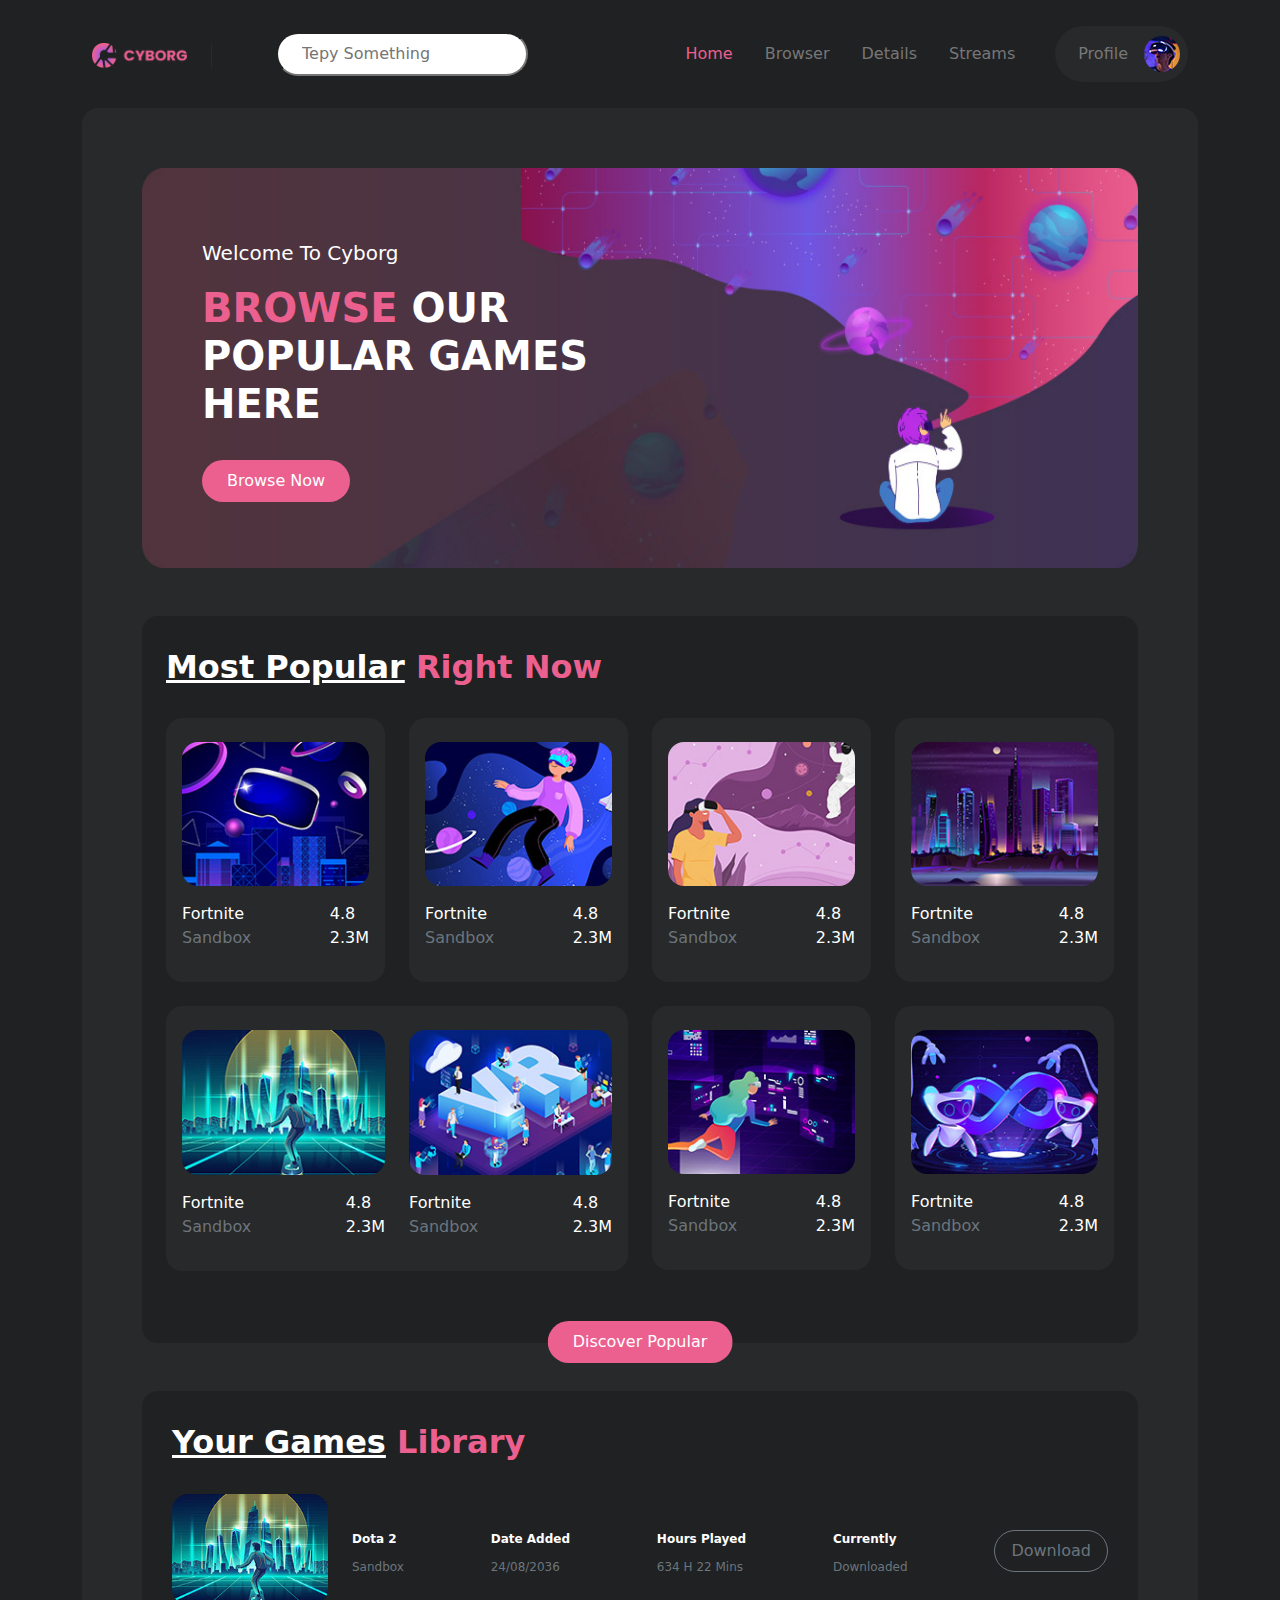
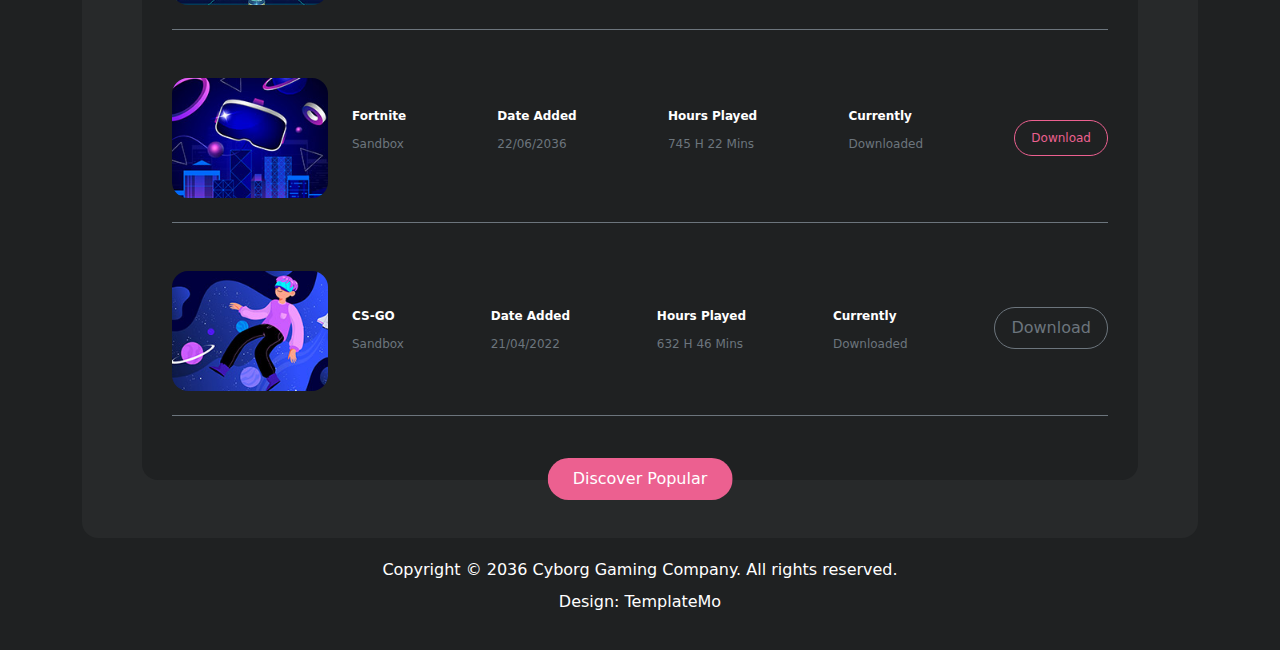
<file: index.html>
<!DOCTYPE html>
<html lang="en">
<head>
    <meta charset="UTF-8">
    <meta http-equiv="X-UA-Compatible" content="IE=edge">
    <meta name="viewport" content="width=device-width, initial-scale=1.0">
    <link href="./css/bootstrap.min.css" rel="stylesheet">
    <link href="./css/style.css" rel="stylesheet" >

    <title>Roboto</title>
</head>
<body >

    <!-- // NavBar // -->

    <nav class="navbar navbar-expand-lg h-25">
        <div class="container-md">
            <a class="navbar-brand " style="width: 120px;" href="#">
                <img class="img-fluid" src="./imgs/logo.png" alt="" />
            </a>
            <button class="navbar-toggler bg-white " type="button" data-bs-toggle="collapse" data-bs-target="#navbarSupportedContent" aria-controls="navbarSupportedContent" aria-expanded="false" aria-label="Toggle navigation">
                <span class="navbar-toggler-icon"></span>
            </button>
            <div class="collapse navbar-collapse" id="navbarSupportedContent">
                <form class="d-lg-flex d-none" role="search">
                    <input class="mx-5 py-2 px-4 rounded-pill " type="search" placeholder="Tepy Something" aria-label="Search">
                </form>
                <ul class="navbar-nav ms-auto mb-2 mb-lg-0">
                    <li class="nav-item m-2">
                        <a class="nav-link activ" href="./index.html">Home</a>
                    </li>
                    <li class="nav-item m-2">
                        <a class="nav-link " href="./Browse.html">Browser</a>
                    </li>
                    <li class="nav-item m-2">
                        <a class="nav-link " href="./Details.html">Details</a>
                    </li>
                    <li class="nav-item m-2">
                        <a class="nav-link " href="./Stream.html">Streams</a>
                    </li>
                    <li class="profile nav-item d-flex justify-content-between rounded-pill align-items-center ms-lg-4 ">
                        <a class="nav-link" href="./Profile.html">
                            Profile
                        </a>
                        <img class="rounded-pill mx-2" src="./imgs/profile-header.jpg" />
                    </li>
                </ul>
            </div>
        </div>
    </nav>


    <div class="container text-white">
        <div class="primey-container rounded-4">

            <!-- // Welcome To Cyborg // -->

            <div class="bg-img rounded-4 ">
                <p class="fw-normal fs-5">
                    Welcome To Cyborg
                </p>
                <h1 class="w-50 fw-bold fs-1 ">
                    <span>BROWSE</span> OUR POPULAR GAMES HERE
                </h1>
                <a class="but btn rounded-pill mt-4 py-2 px-4 fw-normal">Browse Now</a>
            </div>

            <!-- // Most Popular Right Now // -->

            <div class="moust-popular my-5 pt-2 pb-5 px-4 rounded-4 position-relative">
                <h2 class="min-title fw-bold py-4">
                    <span class="text-decoration-underline text-white">Most Popular</span> Right Now
                </h2>
                <div class="row ">
                    <div class="col-lg-3 col-md-4 ">
                        <div class="box rounded-4 pt-4 pb-3 px-3 mb-4">
                            <img class="img-fluid rounded-4" src="./imgs/popular-01.jpg" alt="" />
                            <div class="d-flex justify-content-between mt-3">
                                <div class="">
                                    Fortnite
                                    <p class="text-secondary">Sandbox</p>
                                </div>
                                <ul>
                                    <li class="list-group-item">4.8</li>
                                    <li class="list-group-item">2.3M</li>
                                </ul>
                            </div>
                        </div>
                    </div>
                    <div class="col-lg-3 col-md-4 ">
                        <div class="box rounded-4 pt-4 pb-3 px-3 mb-4">
                            <img class="img-fluid rounded-4" src="./imgs/popular-02.jpg" alt="" />
                            <div class="d-flex justify-content-between mt-3">
                                <div class="">
                                    Fortnite
                                    <p class="text-secondary">Sandbox</p>
                                </div>
                                <ul>
                                    <li class="list-group-item">4.8</li>
                                    <li class="list-group-item">2.3M</li>
                                </ul>
                            </div>
                        </div>
                    </div>
                    <div class="col-lg-3 col-md-4 ">
                        <div class="box rounded-4 pt-4 pb-3 px-3 mb-4">
                            <img class="img-fluid rounded-4" src="./imgs/popular-03.jpg" alt="" />
                            <div class="d-flex justify-content-between mt-3">
                                <div class="">
                                    Fortnite
                                    <p class="text-secondary">Sandbox</p>
                                </div>
                                <ul>
                                    <li class="list-group-item">4.8</li>
                                    <li class="list-group-item">2.3M</li>
                                </ul>
                            </div>
                        </div>
                    </div>
                    <div class="col-lg-3 col-md-4 ">
                        <div class="box rounded-4 pt-4 pb-3 px-3 mb-4">
                            <img class="img-fluid rounded-4" src="./imgs/popular-04.jpg" alt="" />
                            <div class="d-flex justify-content-between mt-3">
                                <div class="">
                                    Fortnite
                                    <p class="text-secondary">Sandbox</p>
                                </div>
                                <ul>
                                    <li class="list-group-item">4.8</li>
                                    <li class="list-group-item">2.3M</li>
                                </ul>
                            </div>
                        </div>
                    </div>
                    <div class="col-lg-6 col-md-8 col-12">
                        <div class="box d-flex rounded-4 pt-4 pb-3 px-3 mb-4 ">
                            <div class="me-md-4">
                                <img class="img-fluid rounded-4" src="./imgs/popular-05.jpg" alt="" />
                                <div class="d-flex justify-content-between mt-3">
                                    <div class="">
                                        Fortnite
                                        <p class="text-secondary">Sandbox</p>
                                    </div>
                                    <ul>
                                        <li class="list-group-item">4.8</li>
                                        <li class="list-group-item">2.3M</li>
                                    </ul>
                                </div>
                            </div>
                            <div class="d-none d-md-block">
                                <img class="img-fluid rounded-4" src="./imgs/popular-06.jpg" alt="" />
                                <div class="d-flex justify-content-between mt-3">
                                    <div class="">
                                        Fortnite
                                        <p class="text-secondary">Sandbox</p>
                                    </div>
                                    <ul>
                                        <li class="list-group-item">4.8</li>
                                        <li class="list-group-item">2.3M</li>
                                    </ul>
                                </div>
                            </div>
                        </div>
                        
                    </div>
                    <div class="col-lg-3 col-md-4 ">
                        <div class="box rounded-4 pt-4 pb-3 px-3 mb-4">
                            <img class="img-fluid rounded-4" src="./imgs/popular-07.jpg" alt="" />
                            <div class="d-flex justify-content-between mt-3">
                                <div class="">
                                    Fortnite
                                    <p class="text-secondary">Sandbox</p>
                                </div>
                                <ul>
                                    <li class="list-group-item">4.8</li>
                                    <li class="list-group-item">2.3M</li>
                                </ul>
                            </div>
                        </div>
                    </div>
                    <div class="col-lg-3 col-md-4 ">
                        <div class="box rounded-4 pt-4 pb-3 px-3 mb-4">
                            <img class="img-fluid rounded-4" src="./imgs/popular-08.jpg" alt="" />
                            <div class="d-flex justify-content-between mt-3">
                                <div class="">
                                    Fortnite
                                    <p class="text-secondary">Sandbox</p>
                                </div>
                                <ul>
                                    <li class="list-group-item">4.8</li>
                                    <li class="list-group-item">2.3M</li>
                                </ul>
                            </div>
                        </div>
                    </div>
                </div>
                <div class="primey-button">
                    <a class="btn rounded-pill mt-4 py-2 px-4 fw-normal">Discover Popular</a>
                </div>
            </div>

            <!-- // Your Games Library // -->

            <div class="library my-5 pt-2 pb-5 rounded-4 position-relative">
                <h2 class="min-title fw-bold py-4">
                    <span class="text-decoration-underline text-white">Your Games</span> Library
                </h2>

                <div class="" >
                    <div class="row g-0 border-bottom border-secondary pb-4">
                        <div class="col-md-2 col-12">
                            <img src="./imgs/popular-05.jpg" class="rounded-4 w-100 h-100" alt="...">
                        </div>
                        <div class="col-md-10 col-12 mt-3 ps-md-4" style="font-size: 12px">
                            <div class="card-body d-flex flex-wrap justify-content-between align-items-center mt-3">
                                <div class="lh-1">
                                    <p class="fw-bold ">Dota 2</p>
                                    <p class="text-secondary ">Sandbox</p>
                                </div>
                                <div class="lh-1">
                                    <p class="fw-bold ">Date Added</p>
                                    <p class="text-secondary ">24/08/2036</p>
                                </div>
                                <div class="lh-1">
                                    <p class="fw-bold ">Hours Played</p>
                                    <p class="text-secondary ">634 H 22 Mins</p>
                                </div>
                                <div class="lh-1">
                                    <p class="fw-bold ">Currently</p>
                                    <p class="text-secondary ">Downloaded</p>
                                </div>
                                <a href="#" class="btn text-secondary border border-secondary rounded-pill py-2 mb-4 px-3 my-auto mx-md-0 mx-auto mt-md-1 mt-3">Download</a>
                            </div>
                            
                        </div>
                    </div>
                    <div class="row g-0 my-5 border-bottom border-secondary pb-4">
                        <div class="col-md-2 col-12">
                            <img src="./imgs/popular-01.jpg" class="rounded-4 w-100 h-100" alt="...">
                        </div>
                        <div class="col-md-10 col-12 mt-3 ps-md-4 " style="font-size: 12px">
                            <div class="card-body d-flex flex-wrap justify-content-between align-items-center mt-3">
                                <div class="lh-1">
                                    <p class="fw-bold ">Fortnite</p>
                                    <p class="text-secondary ">Sandbox</p>
                                </div>
                                <div class="lh-1">
                                    <p class="fw-bold ">Date Added</p>
                                    <p class="text-secondary ">22/06/2036</p>
                                </div>
                                <div class="lh-1">
                                    <p class="fw-bold ">Hours Played</p>
                                    <p class="text-secondary ">745 H 22 Mins</p>
                                </div>
                                <div class="lh-1">
                                    <p class="fw-bold ">Currently</p>
                                    <p class="text-secondary ">Downloaded</p>
                                </div>
                                <div class="secand rounded-pill text-white py-2 px-3 mx-md-0 mx-auto my-md-1 my-3" style="color: var(--color-primary); border: 1px solid var(--color-primary);">
                                    <a class="text-decoration-none " style="color: var(--color-primary);">Download</a>
                                </div>
                            </div>
                        </div>
                    </div>
                    <div class="row g-0 pb-4 border-bottom border-secondary mb-3">
                        <div class="col-md-2 col-12">
                            <img src="./imgs/popular-02.jpg" class="rounded-4 w-100 h-100" alt="...">
                        </div>
                        <div class="col-md-10 col-12 mt-3 ps-md-4 " style="font-size: 12px">
                            <div class="card-body d-flex flex-wrap justify-content-between align-items-center mt-3">
                                <div class="lh-1">
                                    <p class="fw-bold ">CS-GO</p>
                                    <p class="text-secondary ">Sandbox</p>
                                </div>
                                <div class="lh-1">
                                    <p class="fw-bold ">Date Added</p>
                                    <p class="text-secondary ">21/04/2022</p>
                                </div>
                                <div class="lh-1">
                                    <p class="fw-bold ">Hours Played</p>
                                    <p class="text-secondary ">632 H 46 Mins</p>
                                </div>
                                <div class="lh-1">
                                    <p class="fw-bold ">Currently</p>
                                    <p class="text-secondary ">Downloaded</p>
                                </div>
                                <a href="#" class="btn text-secondary border border-secondary rounded-pill py-2 mb-4 px-3 my-auto mx-md-0 mx-auto mt-md-1 mt-3">Download</a>
                            </div>
                        </div>
                    </div>
                  </div>
                
                  <div class="primey-button">
                    <a class="btn rounded-pill mt-4 py-2 px-4 fw-normal">Discover Popular</a>
                </div>
            </div>
        </div>
    </div>

    <!-- // Footer // -->

    <div class="text-white text-center py-4 px-3 lh-1 fs-6" style="font-size: 10px;" >
        <p>
            Copyright © 2036 Cyborg Gaming Company. All rights reserved.
        </p>
        <p>
            Design: TemplateMo
        </p>
    </div>
    <script src="./js/bootstrap.bundle.min.js" ></script>
</body>
</html>
</file>
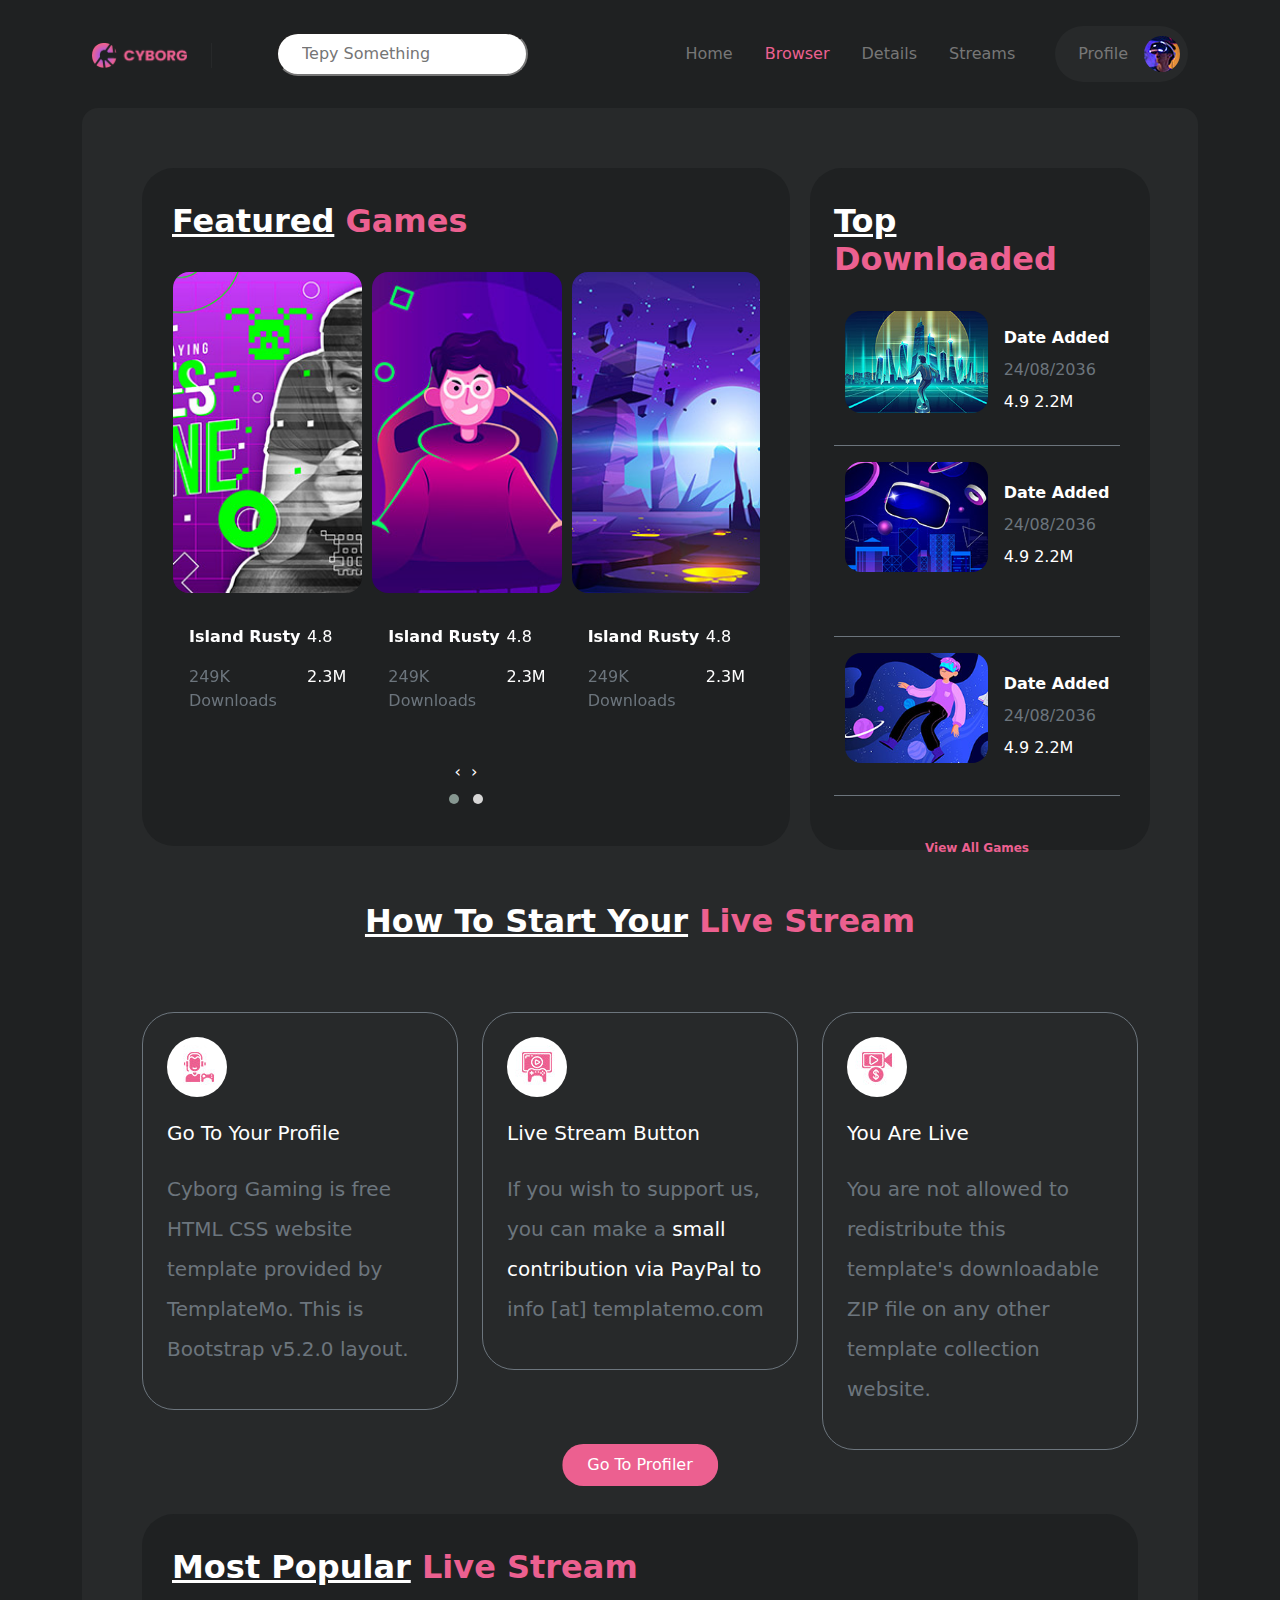
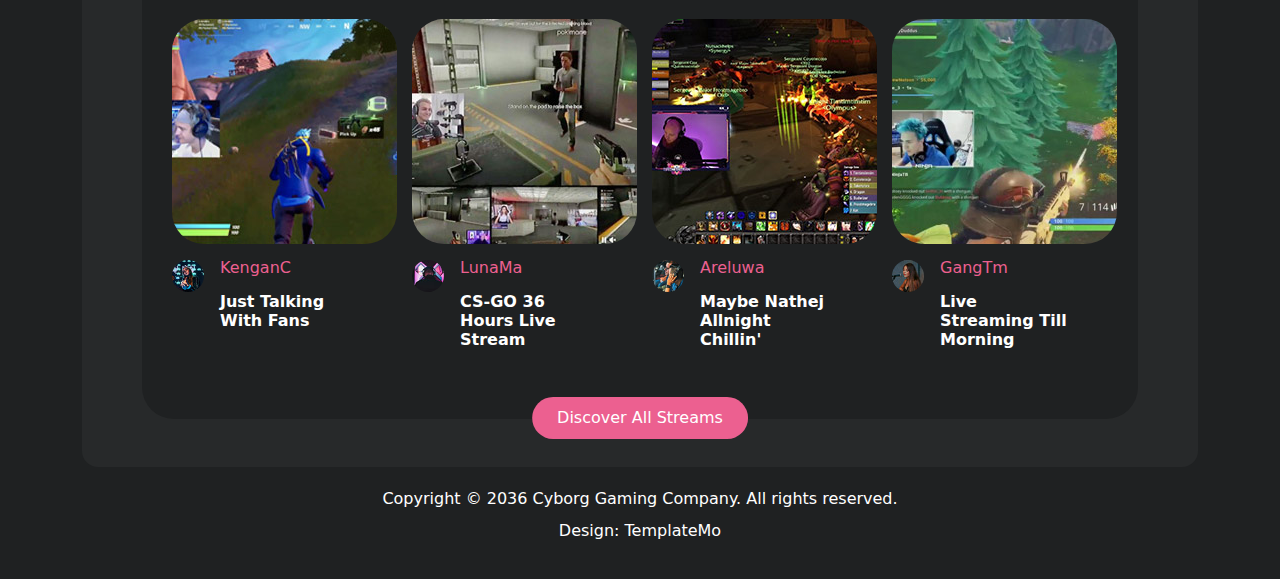
<file: Browse.html>
<!DOCTYPE html>
<html lang="en">
<head>
    <meta charset="UTF-8">
    <meta http-equiv="X-UA-Compatible" content="IE=edge">
    <meta name="viewport" content="width=device-width, initial-scale=1.0">
    <link href="./css/bootstrap.min.css" rel="stylesheet">
    <link href="./css/style.css" rel="stylesheet" >


    <link rel="stylesheet" href="https://cdnjs.cloudflare.com/ajax/libs/OwlCarousel2/2.3.4/assets/owl.carousel.min.css" 
    integrity="sha512-tS3S5qG0BlhnQROyJXvNjeEM4UpMXHrQfTGmbQ1gKmelCxlSEBUaxhRBj/EFTzpbP4RVSrpEikbmdJobCvhE3g==" 
    crossorigin="anonymous" referrerpolicy="no-referrer" />

    <link rel="stylesheet" href="https://cdnjs.cloudflare.com/ajax/libs/OwlCarousel2/2.3.4/assets/owl.theme.default.min.css" 
    integrity="sha512-sMXtMNL1zRzolHYKEujM2AqCLUR9F2C4/05cdbxjjLSRvMQIciEPCQZo++nk7go3BtSuK9kfa/s+a4f4i5pLkw==" 
    crossorigin="anonymous" referrerpolicy="no-referrer" />

    <title>Document</title>
</head>
<body>

    <!-- // NavBar // -->

    <nav class="navbar navbar-expand-lg h-25">
        <div class="container-md">
            <a class="navbar-brand " style="width: 120px;" href="#">
                <img class="img-fluid" src="./imgs/logo.png" alt="" />
            </a>
            <button class="navbar-toggler bg-white " type="button" data-bs-toggle="collapse" data-bs-target="#navbarSupportedContent" aria-controls="navbarSupportedContent" aria-expanded="false" aria-label="Toggle navigation">
                <span class="navbar-toggler-icon"></span>
            </button>
            <div class="collapse navbar-collapse" id="navbarSupportedContent">
                <form class="d-lg-flex d-none" role="search">
                    <input class="mx-5 py-2 px-4 rounded-pill " type="search" placeholder="Tepy Something" aria-label="Search">
                </form>
                <ul class="navbar-nav ms-auto mb-2 mb-lg-0">
                    <li class="nav-item m-2">
                        <a class="nav-link " href="./index.html">Home</a>
                    </li>
                    <li class="nav-item m-2">
                        <a class="nav-link activ" href="./Browse.html">Browser</a>
                    </li>
                    <li class="nav-item m-2">
                        <a class="nav-link " href="./Details.html">Details</a>
                    </li>
                    <li class="nav-item m-2">
                        <a class="nav-link " href="./Stream.html">Streams</a>
                    </li>
                    <li class="profile nav-item d-flex justify-content-between rounded-pill align-items-center ms-lg-4 ">
                        <a class="nav-link" href="./Profile.html">
                            Profile
                        </a>
                        <img class="rounded-pill mx-2" src="./imgs/profile-header.jpg" />
                    </li>
                </ul>
            </div>
        </div>
    </nav>
    

    <!-- // caruosel && Downloaded // -->

    <div class="container text-white">
        <div class="primey-container rounded-4 pb-5">
            <div class=" ">
                <div class="row">
                    <div class="col-md-8 col-12 ">
                        <div class="section me-2 carousel" id="carouselExample" >
                            <h2 class="min-title fw-bold pt-1 pb-4">
                                <span class="text-decoration-underline text-white " >Featured</span> Games
                            </h2>
                            <div class="row " >
                                <div class="owl-carousel owl-theme ">
                                    <div class="item " >
                                        <div class="card border-0" style="background-color: transparent;">
                                            <img class="rounded-4" src="./imgs/featured-01.jpg" alt="" class="caard-img-top" />  
                                            <div class="card-body ">
                                                <div class="d-flex justify-content-between mt-3 ">
                                                    <div class="">
                                                        <p class="fw-bold">Island Rusty</p>
                                                        <p class="text-secondary">249K Downloads</p>
                                                    </div>
                                                    <div class="">
                                                        <p>4.8</p>
                                                        <p>2.3M</p>
                                                    </div>
                                                </div>
                                            </div>
                                        </div>
                                        
                                    </div>
                                    <div class="item " >
                                        <div class="card border-0" style="background-color: transparent;">
                                            <img class="rounded-4" src="./imgs/featured-02.jpg" alt="" class="caard-img-top" />  
                                            <div class="card-body ">
                                                <div class="d-flex justify-content-between mt-3 ">
                                                    <div class="">
                                                        <p class="fw-bold">Island Rusty</p>
                                                        <p class="text-secondary">249K Downloads</p>
                                                    </div>
                                                    <div class="">
                                                        <p>4.8</p>
                                                        <p>2.3M</p>
                                                    </div>
                                                </div>
                                            </div>
                                        </div>
                                        
                                    </div>
                                    <div class="item " >
                                        <div class="card border-0" style="background-color: transparent;">
                                            <img class="rounded-4" src="./imgs/featured-03.jpg" alt="" class="caard-img-top" />  
                                            <div class="card-body ">
                                                <div class="d-flex justify-content-between mt-3 ">
                                                    <div class="">
                                                        <p class="fw-bold">Island Rusty</p>
                                                        <p class="text-secondary">249K Downloads</p>
                                                    </div>
                                                    <div class="">
                                                        <p>4.8</p>
                                                        <p>2.3M</p>
                                                    </div>
                                                </div>
                                            </div>
                                        </div>
                                        
                                    </div>
                                    <div class="item " >
                                        <div class="card border-0" style="background-color: transparent;">
                                            <img class="rounded-4" src="./imgs/featured-01.jpg" alt="" class="caard-img-top" />  
                                            <div class="card-body ">
                                                <div class="d-flex justify-content-between mt-3 ">
                                                    <div class="">
                                                        <p class="fw-bold">Island Rusty</p>
                                                        <p class="text-secondary">249K Downloads</p>
                                                    </div>
                                                    <div class="">
                                                        <p>4.8</p>
                                                        <p>2.3M</p>
                                                    </div>
                                                </div>
                                            </div>
                                        </div>
                                        
                                    </div>
                                    <div class="item " >
                                        <div class="card border-0" style="background-color: transparent;">
                                            <img class="rounded-4" src="./imgs/featured-02.jpg" alt="" class="caard-img-top" />  
                                            <div class="card-body ">
                                                <div class="d-flex justify-content-between mt-3 ">
                                                    <div class="">
                                                        <p class="fw-bold">Island Rusty</p>
                                                        <p class="text-secondary">249K Downloads</p>
                                                    </div>
                                                    <div class="">
                                                        <p>4.8</p>
                                                        <p>2.3M</p>
                                                    </div>
                                                </div>
                                            </div>
                                        </div>
                                        
                                    </div>
                                    <div class="item " >
                                        <div class="card border-0" style="background-color: transparent;">
                                            <img class="rounded-4" src="./imgs/featured-03.jpg" alt="" class="caard-img-top" />  
                                            <div class="card-body ">
                                                <div class="d-flex justify-content-between mt-3 ">
                                                    <div class="">
                                                        <p class="fw-bold">Island Rusty</p>
                                                        <p class="text-secondary">249K Downloads</p>
                                                    </div>
                                                    <div class="">
                                                        <p>4.8</p>
                                                        <p>2.3M</p>
                                                    </div>
                                                </div>
                                            </div>
                                        </div>
                                        
                                    </div>

                                </div>
                            </div>
                           
                        </div>
                    </div>
                    <div class="col-md-4 col-11 section ps-md-4 ps-5 mt-md-0 mt-3 ms-md-0 ms-2">
                        <h2 class="min-title fw-bold pt-1 pb-4">
                            <span class="text-decoration-underline text-white ">Top</span> Downloaded
                        </h2>
                        <div class="pb-4 position-relative">
                            <div class="d-flex flex-lg-row flex-md-column justify-content-center align-items-center pb-3 border-bottom border-secondary ">
                                <img src="./imgs/popular-05.jpg" class="w-50 min-w-50 img-fluid h-auto rounded-4 mb-3" />
                                <div class="lh-1 ms-3">
                                    <p class="fw-bold ">Date Added</p>
                                    <p class="text-secondary ">24/08/2036</p>
                                    <div>
                                        4.9 <span>2.2M</span>
                                    </div>
                                </div>
                            </div>
                            <div class="d-flex flex-lg-row flex-md-column justify-content-center align-items-center my-3 pb-5 border-bottom border-secondary">
                                <img src="./imgs/popular-01.jpg " class="w-50 h-50 mb-3 rounded-4" />
                                <div class="lh-1 ms-3">
                                    <p class="fw-bold ">Date Added</p>
                                    <p class="text-secondary ">24/08/2036</p>
                                    <div>
                                        4.9 <span>2.2M</span>
                                    </div>
                                </div>
                            </div>
                            <div class="d-flex flex-lg-row flex-md-column justify-content-center align-items-center pb-3 border-bottom border-secondary">
                                <img src="./imgs/popular-02.jpg" class="w-50 h-50 mb-3 rounded-4" />
                                <div class="lh-1 ms-3">
                                    <p class="fw-bold ">Date Added</p>
                                    <p class="text-secondary ">24/08/2036</p>
                                    <div>
                                        4.9 <span>2.2M</span>
                                    </div>
                                </div>
                            </div>
                            <div class="primey-button mt-5 " style="bottom: -44px; ">
                                <a class="btn fw-semibold" style="background-color: transparent; color: var(--color-primary); font-size: 12px;">View All Games</a>
                            </div>
                        </div>
                        
                    </div>
                </div>
            </div>
            <!-- // Live Stream // -->
            <div class="my-5 position-relative">
                <h2 class="min-title fw-bold pt-1 pb-4 text-center">
                    <span class="text-decoration-underline text-white">How To Start Your</span> Live Stream
                </h2>
                <div class="row my-5 ">
                    <div class="col-lg-4 col-md-6 mb-md-4 mb-0">
                        <div class="border border-secondary p-4 rounded-5">
                            <img class="rounded-circle" src="./imgs/service-01.jpg" alt="" />
                            <h5 class="my-4">
                                Go To Your Profile
                            </h5>
                            <p class="text-secondary lh-lg fs-5">
                                Cyborg Gaming is free HTML CSS website template provided by TemplateMo. This is Bootstrap v5.2.0 layout.
                            </p>
                        </div>
                    </div>
                    <div class="col-lg-4 col-md-6 my-md-0 my-4">
                        <div class="border border-secondary p-4 rounded-5">
                            <img class="rounded-circle" src="./imgs/service-02.jpg" alt="" />
                            <h5 class="my-4">
                                Live Stream Button
                            </h5>
                            <p class="text-secondary lh-lg fs-5">
                                If you wish to support us, you can make a <span class="text-white">small contribution via PayPal to </span>info [at] templatemo.com
                            </p>
                        </div>
                    </div>
                    <div class="col-lg-4 col-md-6 mb-3">
                        <div class="border border-secondary p-4 rounded-5">
                            <img class="rounded-circle" src="./imgs/service-03.jpg" alt="" />
                            <h5 class="my-4">
                                You Are Live
                            </h5>
                            <p class="text-secondary lh-lg fs-5">
                                You are not allowed to redistribute this template's downloadable ZIP file on any other template collection website.
                            </p>
                        </div>
                    </div>
                </div>
                <div class="primey-button ">
                    <a class="btn rounded-pill mt-4 py-2 px-4 fw-normal">Go To Profiler</a>
                </div>
            </div>

            <!-- // Most Popular Live Stream // -->

            <div class="section mt-5 position-relative">
                <h2 class="min-title fw-bold pt-1 pb-4 ">
                    <span class="text-decoration-underline text-white">Most Popular</span> Live Stream
                </h2>
                <div class="row">
                    <div class="col-lg-3 col-md-6 ">
                        <div class="me-4">
                            <img class="rounded-5" src="./imgs/stream-01.jpg" alt="" />
                            <div class="card mb-3" style="max-width: 540px; background-color: var(--color-section); border: none;">
                                <div class="row g-0">
                                    <div class="over-img col-2 ">
                                        <img class="img-fluid rounded-circle mt-3" src="./imgs/avatar-01.jpg" alt="...">
                                    </div>
                                    <div class="col-10">
                                        <div class="card-body lh-1">
                                            <p style="color: var(--color-primary)">
                                                KenganC
                                            </p>
                                            <h5 class="fw-bold fs-6">
                                                Just Talking With Fans
                                            </h5>
                                        </div>
                                    </div>
                                </div>
                            </div>
                        </div>
                        
                    </div>
                    <div class="col-lg-3 col-md-6">
                        <div class="me-4">
                            <img class="rounded-5" src="./imgs/stream-02.jpg" alt="" />
                            <div class="card mb-3 " style="max-width: 540px; background-color: var(--color-section); border: none;">
                                <div class="row g-0">
                                    <div class="over-img col-2 ">
                                        <img class="img-fluid rounded-circle mt-3" src="./imgs/avatar-02.jpg" alt="...">
                                    </div>
                                    <div class="col-10">
                                        <div class="card-body lh-1">
                                            <p style="color: var(--color-primary)">
                                                LunaMa
                                            </p>
                                            <h5 class="fw-bold fs-6">
                                                CS-GO 36 Hours Live Stream
                                            </h5>
                                        </div>
                                    </div>
                                </div>
                            </div>
                        </div>
                        
                    </div>
                    <div class="col-lg-3 col-md-6">
                        <div class="me-4">
                            <img class="rounded-5" src="./imgs/stream-03.jpg" alt="" />
                            <div class="card mb-3 " style="max-width: 540px; background-color: var(--color-section); border: none;">
                                <div class="row g-0">
                                    <div class="over-img col-2 ">
                                        <img class="img-fluid rounded-circle mt-3" src="./imgs/avatar-03.jpg" alt="...">
                                    </div>
                                    <div class="col-10">
                                        <div class="card-body lh-1">
                                            <p style="color: var(--color-primary)">
                                                Areluwa
                                            </p>
                                            <h5 class="fw-bold fs-6">
                                                Maybe Nathej Allnight Chillin'
                                            </h5>
                                        </div>
                                    </div>
                                </div>
                            </div>
                        </div>
                        
                    </div>
                    <div class="col-lg-3 col-md-6">
                        <div class="me-4">
                            <img class="rounded-5" src="./imgs/stream-04.jpg" alt="" />
                            <div class="card mb-3 " style="max-width: 540px; background-color: var(--color-section); border: none;">
                                <div class="row g-0">
                                    <div class="over-img col-2 ">
                                        <img class="img-fluid rounded-circle mt-3" src="./imgs/avatar-04.jpg" alt="...">
                                    </div>
                                    <div class="col-10">
                                        <div class="card-body lh-1">
                                            <p style="color: var(--color-primary)">
                                                GangTm
                                            </p>
                                            <h5 class="fw-bold fs-6">
                                                Live Streaming Till Morning
                                            </h5>
                                        </div>
                                    </div>
                                </div>
                            </div>
                        </div>
                    </div>
                </div>
                <div class="primey-button">
                    <a class="btn rounded-pill mt-4 py-2 px-4 fw-normal">Discover All Streams</a>
                </div>
            </div>
        </div>
    </div>

    <!-- // Footer // -->
    <div class="text-white text-center py-4 px-3 lh-1 fs-6" >
        <p>
            Copyright © 2036 Cyborg Gaming Company. All rights reserved.
        </p>
        <p>
            Design: TemplateMo
        </p>
    </div>
    <script src="./js/bootstrap.bundle.min.js" ></script>


    <!-- Option 1: Bootstrap Bundle with Popper -->
    <script src="https://cdn.jsdelivr.net/npm/bootstrap@5.0.2/dist/js/bootstrap.bundle.min.js" integrity="sha384-MrcW6ZMFYlzcLA8Nl+NtUVF0sA7MsXsP1UyJoMp4YLEuNSfAP+JcXn/tWtIaxVXM" crossorigin="anonymous"></script>
    
    <script src="https://cdnjs.cloudflare.com/ajax/libs/jquery/3.6.0/jquery.min.js"
        interity="sha512-894YE6QWD5I59HgZOGReFYm4dnwc1Qt5NtvYSaNcOP+u1T9qYdvdihz0PPSiiqn/+/3e7"
        crossorigin="anonymous" referrerpolicy="no-referrer" ></script>

    <!--  -->
    <script src="https://cdnjs.cloudflare.com/ajax/libs/OwlCarousel2/2.3.4/owl.carousel.min.js" 
    integrity="sha512-bPs7Ae6pVvhOSiIcyUClR7/q2OAsRiovw4vAkX+zJbw3ShAeeqezq50RIIcIURq7Oa20rW2n2q+fyXBNcU9lrw==" 
    crossorigin="anonymous" referrerpolicy="no-referrer"></script>

    <script>
        $('.owl-carousel').owlCarousel({
            loop:true,
            margin:10,
            nav:true,
            responsive:{
                0:{
                    items:1
                },
                600:{
                    items:2
                },
                1000:{
                    items:3
                }
            }
        })
    </script>

</body>
</html>
</file>
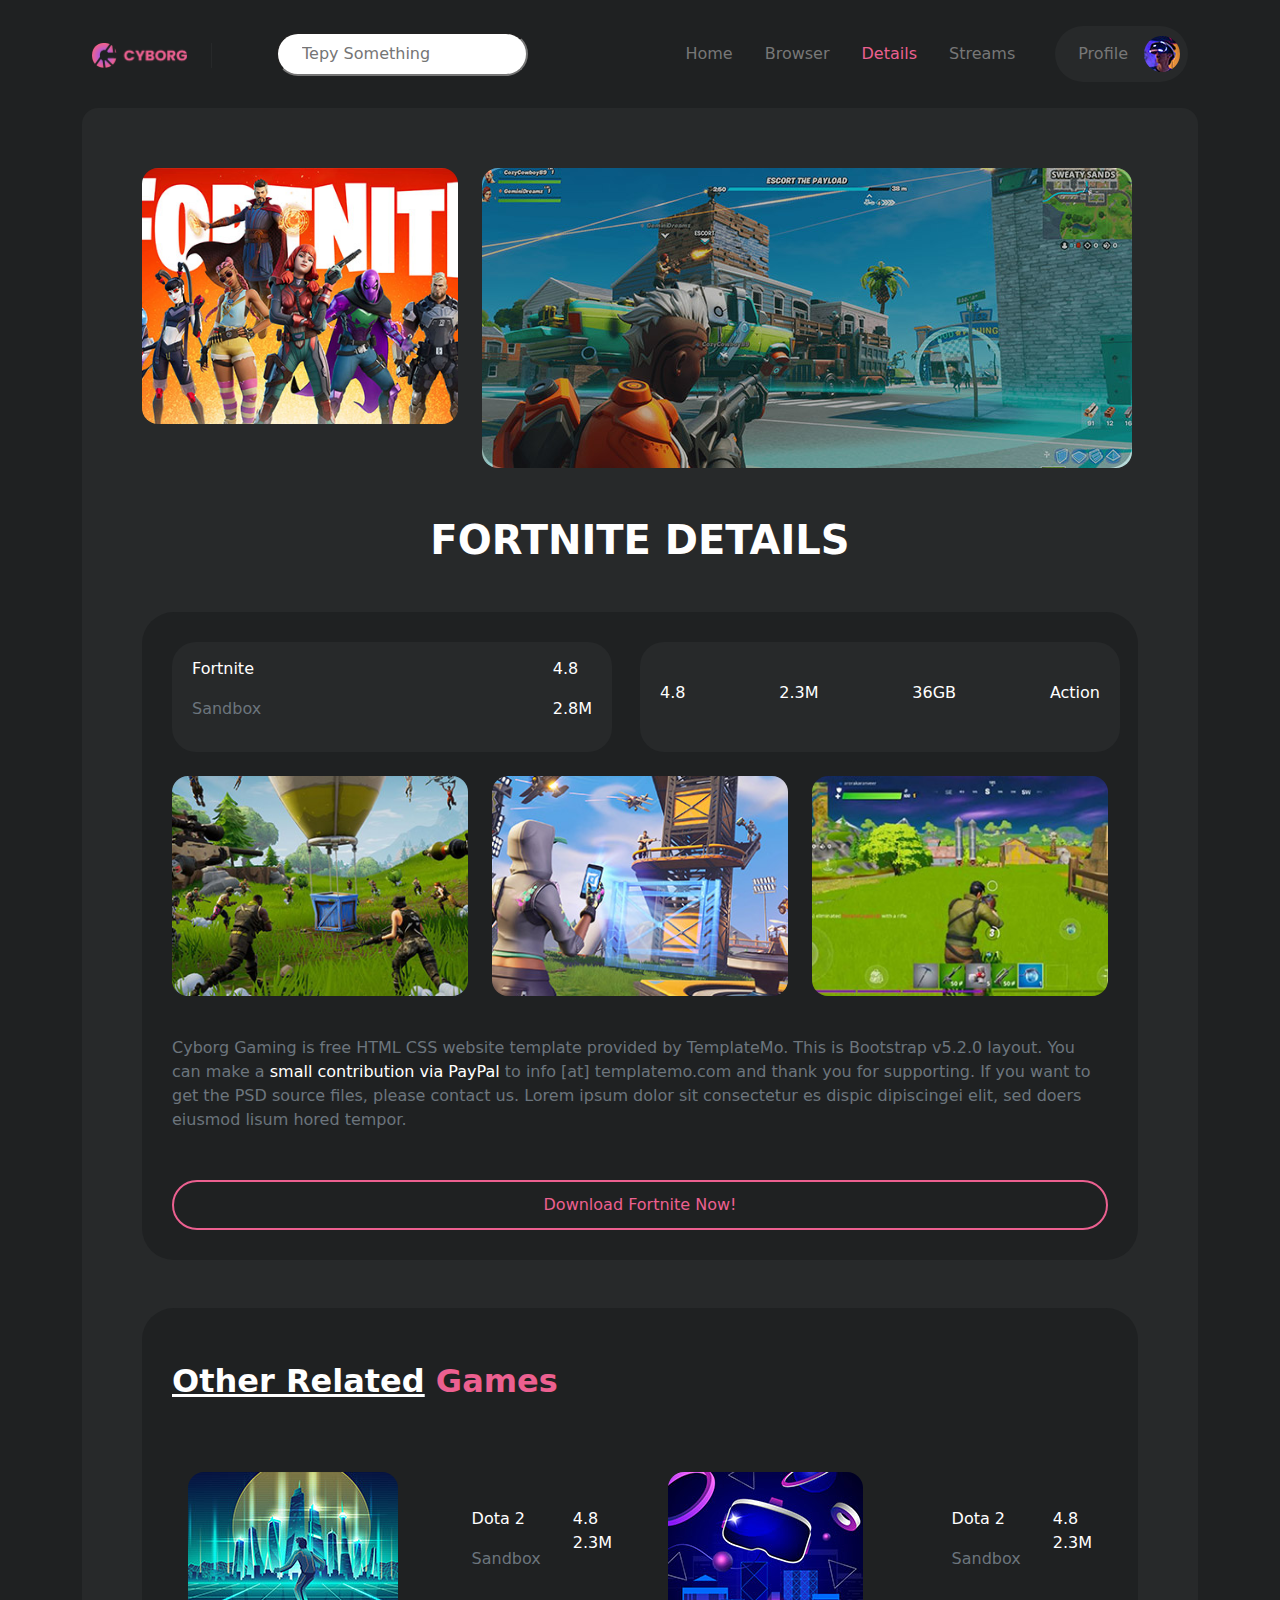
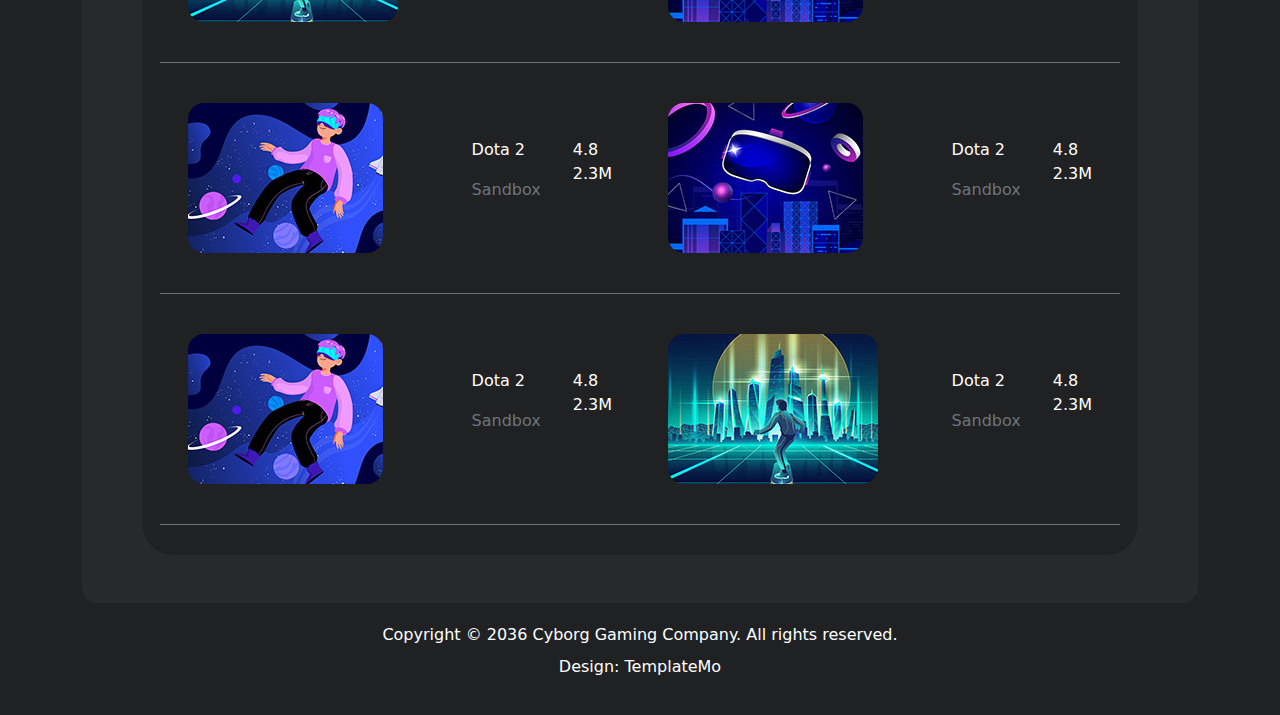
<file: Details.html>
<!DOCTYPE html>
<html lang="en">
<head>
    <meta charset="UTF-8">
    <meta http-equiv="X-UA-Compatible" content="IE=edge">
    <meta name="viewport" content="width=device-width, initial-scale=1.0">
    <link href="./css/bootstrap.min.css" rel="stylesheet">
    <link href="./css/style.css" rel="stylesheet" >

    <title>Details</title>
</head>
<body>

    <!-- // NavBar // -->
    
    <nav class="navbar navbar-expand-lg h-25">
        <div class="container-md">
            <a class="navbar-brand " style="width: 120px;" href="#">
                <img class="img-fluid" src="./imgs/logo.png" alt="" />
            </a>
            <button class="navbar-toggler bg-white " type="button" data-bs-toggle="collapse" data-bs-target="#navbarSupportedContent" aria-controls="navbarSupportedContent" aria-expanded="false" aria-label="Toggle navigation">
                <span class="navbar-toggler-icon"></span>
            </button>
            <div class="collapse navbar-collapse" id="navbarSupportedContent">
                <form class="d-lg-flex d-none" role="search">
                    <input class="mx-5 py-2 px-4 rounded-pill " type="search" placeholder="Tepy Something" aria-label="Search">
                </form>
                <ul class="navbar-nav ms-auto mb-2 mb-lg-0">
                    <li class="nav-item m-2">
                        <a class="nav-link " href="./index.html">Home</a>
                    </li>
                    <li class="nav-item m-2">
                        <a class="nav-link " href="./Browse.html">Browser</a>
                    </li>
                    <li class="nav-item m-2">
                        <a class="nav-link activ" href="./Details.html">Details</a>
                    </li>
                    <li class="nav-item m-2">
                        <a class="nav-link " href="./Stream.html">Streams</a>
                    </li>
                    <li class="profile nav-item d-flex justify-content-between rounded-pill align-items-center ms-lg-4 ">
                        <a class="nav-link" href="./Profile.html">
                            Profile
                        </a>
                        <img class="rounded-pill mx-2" src="./imgs/profile-header.jpg" />
                    </li>
                </ul>
            </div>
        </div>
    </nav>

    

    <div class="container text-white">
        <div class="primey-container rounded-4 pb-5">

            <!-- // Images // -->

            <div class="row">
                <div class="col-md-4 col-12 mb-md-0 mb-4">
                    <img class="img-fluid rounded-4" src="./imgs/feature-left.jpg" alt=""/>
                </div>
                <div class="col-md-8 col-12">
                    <img class="img-fluid rounded-4" src="./imgs/feature-right.jpg" alt=""/>
                </div>
            </div>

            <!-- // FORTNITE DETAILS Contant // -->

            <div class="my-5">
                <h1 class="text-center fw-bold fs-1 my-5">FORTNITE DETAILS</h1>
                <div class="section">
                    <div class="row">
                        <div class="col-md-6 col-12 ">
                            <div class="container-2 me-md-3 d-flex justify-content-between">
                                <div>
                                    <p>Fortnite</p>
                                    <p class="text-secondary">Sandbox</p>
                                </div>
                                <div class="">
                                    <p>4.8</p>
                                    <p>2.8M</p>
                                </div>
                            </div>
                            
                        </div>
                        <div class="container-2 col-md-6 col-12 mt-md-0 mt-3">
                            <div class="d-flex justify-content-between align-items-center mt-4 ">
                                <p>
                                    4.8
                                </p>
                                <p>
                                    2.3M
                                </p>
                                <p>
                                    36GB
                                </p>
                                <p>
                                    Action
                                </p>
                            </div>
                        </div>
                        <div class="col-md-4 col-12">
                            <img class="img-fluid rounded-4 my-4 me-3" src="./imgs/details-01.jpg" />
                        </div>
                        <div class="col-md-4 col-12">
                            <img class="img-fluid rounded-4 my-4 me-3" src="./imgs/details-02.jpg" />
                        </div>
                        <div class="col-md-4 col-12">
                            <img class="img-fluid rounded-4 my-4 me-3" src="./imgs/details-03.jpg" />
                        </div>
                    </div>
                    <div class="mt-3 mb-5">
                        <p class="text-secondary ">
                            Cyborg Gaming is free HTML CSS website template provided by TemplateMo. 
                            This is Bootstrap v5.2.0 layout. You can make a <span class="text-white">small contribution via PayPal </span>
                            to info [at] templatemo.com and thank you for supporting. If you want to get the PSD 
                            source files, please contact us. Lorem ipsum dolor sit consectetur es dispic dipiscingei 
                            elit, sed doers eiusmod lisum hored tempor.
                        </p>
                    </div>
                    
                    <div style="border: 2px solid var(--color-primary); " class="rounded-pill w-100 py-1 px-2 text-center" >
                        <a style="color: var(--color-primary);" class="btn " href="#">Download Fortnite Now!</a>
                    </div>
                </div>
            </div>

            <!-- // Other Related Games // -->

            <div class="section ">
                <h2 class="min-title fw-bold py-4">
                    <span class="text-decoration-underline text-white">Other Related</span> Games
                </h2>
                
                <div class="row ">
                    <div class="col-lg-6 col-md-12 border-bottom border-secondary">
                        <div class="box rounded-4 pt-4 pb-3 px-3 mb-4">
                            <div class="d-flex flex-md-row flex-column justify-content-between align-items-center mt-3">
                                <img class="img-fluid h-50 rounded-4" src="./imgs/popular-05.jpg" alt="" />
                                <div class="d-flex mt-md-0 mt-3">
                                    <div>
                                        <p>Dota 2</p>
                                        <p class="text-secondary">Sandbox</p>
                                    </div>
                                    <ul>
                                        <li class="list-group-item">4.8</li>
                                        <li class="list-group-item">2.3M</li>
                                    </ul>
                                </div>
                                
                            </div>
                            
                        </div>
                    </div>
                    <div class="col-lg-6 col-md-12 border-bottom border-secondary">
                        <div class="box rounded-4 pt-4 pb-3 px-3 mb-4">
                            <div class="d-flex flex-md-row flex-column justify-content-between align-items-center mt-3">
                                <img class="img-fluid h-50 rounded-4" src="./imgs/popular-01.jpg" alt="" />
                                <div class="d-flex mt-md-0 mt-3">
                                    <div>
                                        <p>Dota 2</p>
                                        <p class="text-secondary">Sandbox</p>
                                    </div>
                                    <ul>
                                        <li class="list-group-item">4.8</li>
                                        <li class="list-group-item">2.3M</li>
                                    </ul>
                                </div>
                                
                            </div>
                            
                        </div>
                    </div>
                    <div class="col-lg-6 col-md-12 border-bottom border-secondary">
                        <div class="box rounded-4 pt-4 pb-3 px-3 mb-4">
                            <div class="d-flex flex-md-row flex-column justify-content-between align-items-center mt-3">
                                <img class="img-fluid h-50 rounded-4" src="./imgs/popular-02.jpg" alt="" />
                                <div class="d-flex mt-md-0 mt-3">
                                    <div>
                                        <p>Dota 2</p>
                                        <p class="text-secondary">Sandbox</p>
                                    </div>
                                    <ul>
                                        <li class="list-group-item">4.8</li>
                                        <li class="list-group-item">2.3M</li>
                                    </ul>
                                </div>
                                
                            </div>
                            
                        </div>
                    </div>
                    <div class="col-lg-6 col-md-12 border-bottom border-secondary">
                        <div class="box rounded-4 pt-4 pb-3 px-3 mb-4">
                            <div class="d-flex flex-md-row flex-column justify-content-between align-items-center mt-3">
                                <img class="img-fluid h-50 rounded-4" src="./imgs/popular-01.jpg" alt="" />
                                <div class="d-flex mt-md-0 mt-3">
                                    <div>
                                        <p>Dota 2</p>
                                        <p class="text-secondary">Sandbox</p>
                                    </div>
                                    <ul>
                                        <li class="list-group-item">4.8</li>
                                        <li class="list-group-item">2.3M</li>
                                    </ul>
                                </div>
                                
                            </div>
                            
                        </div>
                    </div>
                    <div class="col-lg-6 col-md-12 border-bottom border-secondary">
                        <div class="box rounded-4 pt-4 pb-3 px-3 mb-4">
                            <div class="d-flex flex-md-row flex-column justify-content-between align-items-center mt-3">
                                <img class="img-fluid h-50 rounded-4" src="./imgs/popular-02.jpg" alt="" />
                                <div class="d-flex mt-md-0 mt-3">
                                    <div>
                                        <p>Dota 2</p>
                                        <p class="text-secondary">Sandbox</p>
                                    </div>
                                    <ul>
                                        <li class="list-group-item">4.8</li>
                                        <li class="list-group-item">2.3M</li>
                                    </ul>
                                </div>
                                
                            </div>
                            
                        </div>
                    </div>
                    <div class="col-lg-6 col-md-12 border-bottom border-secondary">
                        <div class="box rounded-4 pt-4 pb-3 px-3 mb-4">
                            <div class="d-flex flex-md-row flex-column justify-content-between align-items-center mt-3">
                                <img class="img-fluid h-50 rounded-4" src="./imgs/popular-05.jpg" alt="" />
                                <div class="d-flex mt-md-0 mt-3">
                                    <div>
                                        <p>Dota 2</p>
                                        <p class="text-secondary">Sandbox</p>
                                    </div>
                                    <ul>
                                        <li class="list-group-item">4.8</li>
                                        <li class="list-group-item">2.3M</li>
                                    </ul>
                                </div>
                                
                            </div>
                            
                        </div>
                    </div>
                </div>
            </div>
        </div>
    </div>

    <!-- // Footer // -->

    <div class="text-white text-center py-4 px-3 lh-1 fs-6" style="font-size: 10px;" >
        <p>
            Copyright © 2036 Cyborg Gaming Company. All rights reserved.
        </p>
        <p>
            Design: TemplateMo
        </p>
    </div>
    <script src="./js/bootstrap.bundle.min.js" ></script>
</body>
</html>
</file>
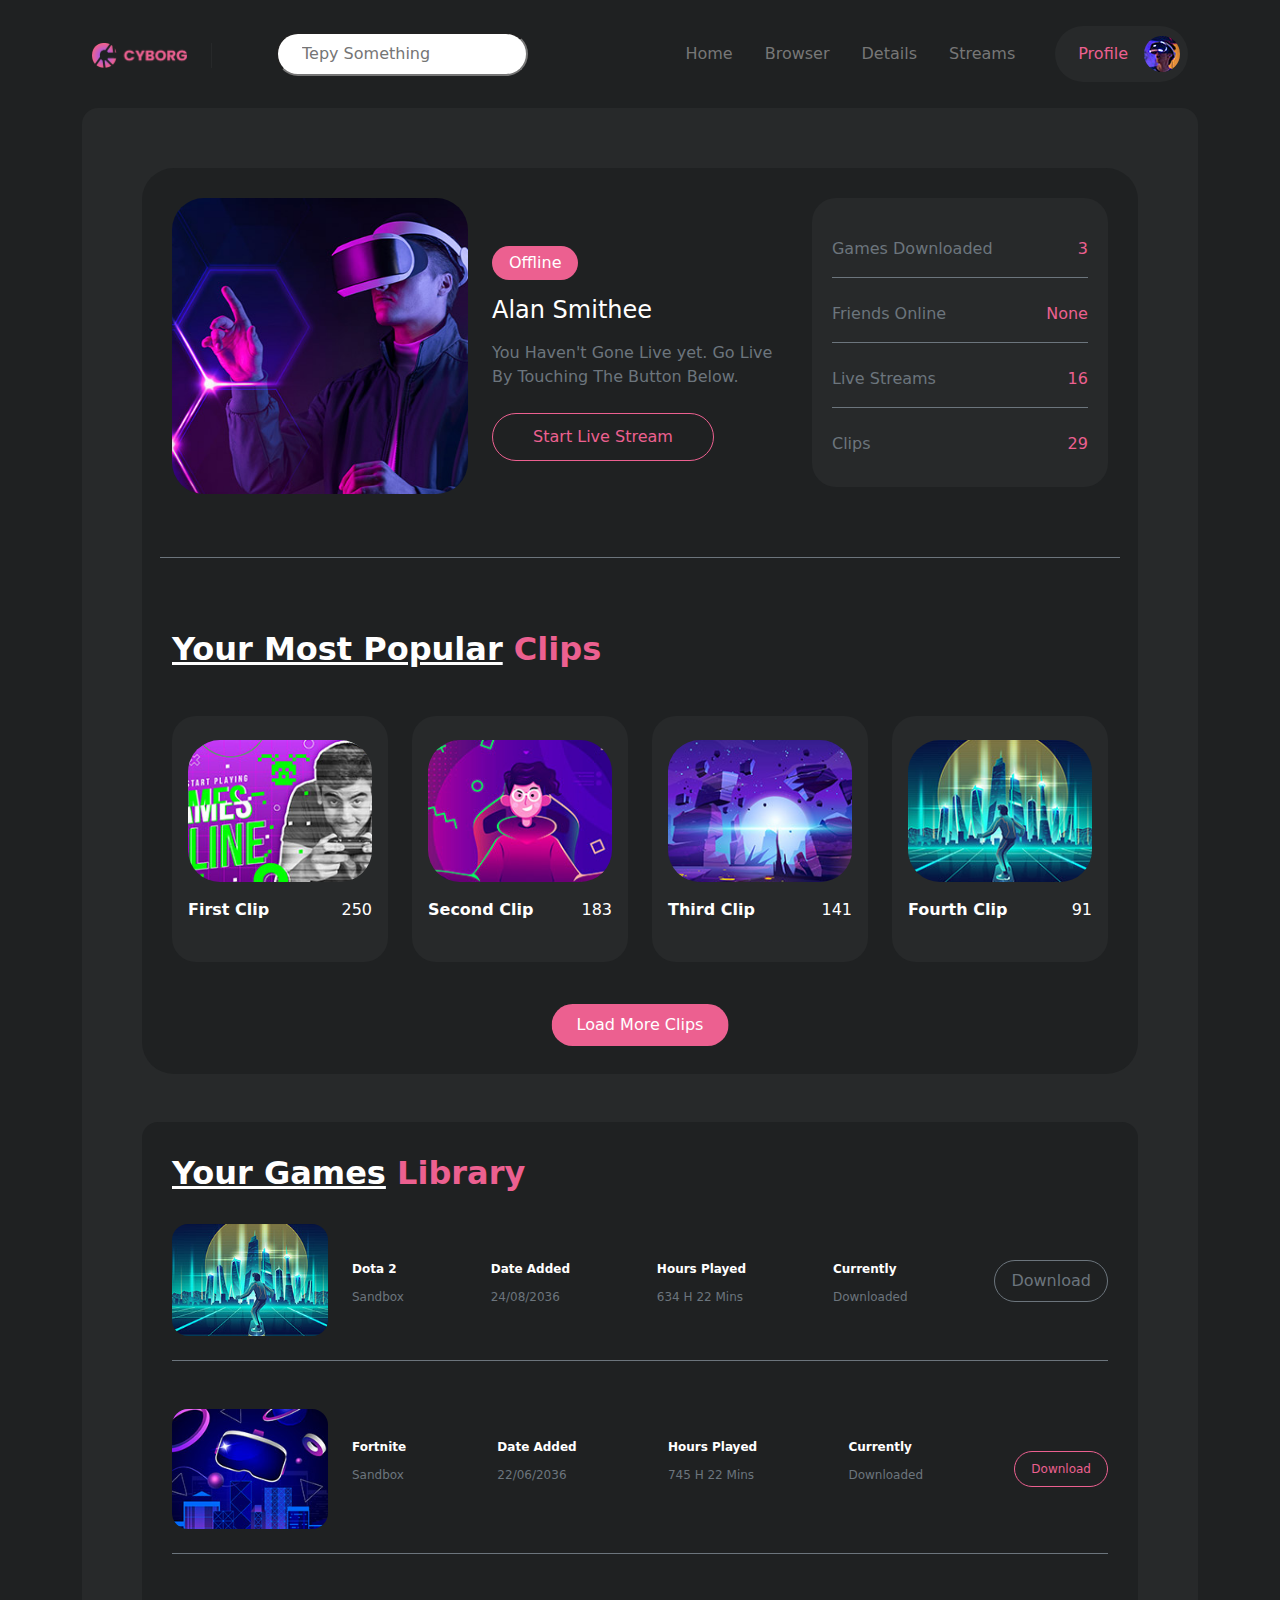
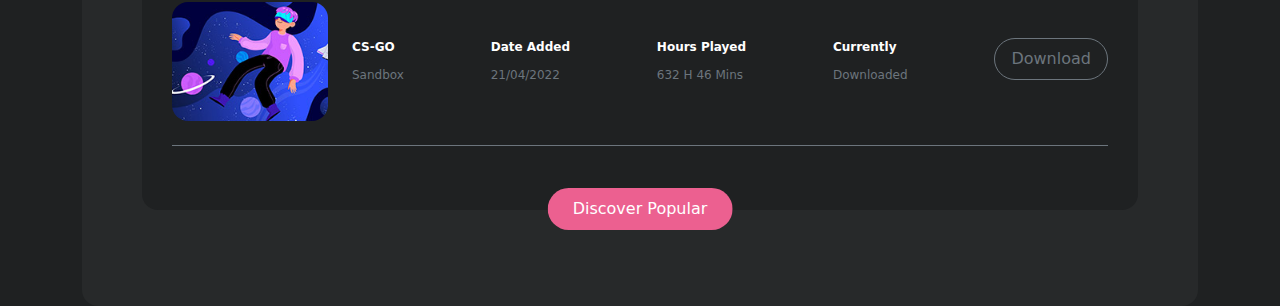
<file: Profile.html>
<!DOCTYPE html>
<html lang="en">
<head>
    <meta charset="UTF-8">
    <meta http-equiv="X-UA-Compatible" content="IE=edge">
    <meta name="viewport" content="width=device-width, initial-scale=1.0">
    <link href="./css/bootstrap.min.css" rel="stylesheet">
    <link href="./css/style.css" rel="stylesheet" >

    <title>Document</title>
</head>
<body>

    <!-- // NavBar // -->

    <nav class="navbar navbar-expand-lg h-25">
        <div class="container-md">
            <a class="navbar-brand " style="width: 120px;" href="#">
                <img class="img-fluid" src="./imgs/logo.png" alt="" />
            </a>
            <button class="navbar-toggler bg-white " type="button" data-bs-toggle="collapse" data-bs-target="#navbarSupportedContent" aria-controls="navbarSupportedContent" aria-expanded="false" aria-label="Toggle navigation">
                <span class="navbar-toggler-icon"></span>
            </button>
            <div class="collapse navbar-collapse" id="navbarSupportedContent">
                <form class="d-lg-flex d-none" role="search">
                    <input class="mx-5 py-2 px-4 rounded-pill " type="search" placeholder="Tepy Something" aria-label="Search">
                </form>
                <ul class="navbar-nav ms-auto mb-2 mb-lg-0">
                    <li class="nav-item m-2">
                        <a class="nav-link " href="./index.html">Home</a>
                    </li>
                    <li class="nav-item m-2">
                        <a class="nav-link " href="./Browse.html">Browser</a>
                    </li>
                    <li class="nav-item m-2">
                        <a class="nav-link " href="./Details.html">Details</a>
                    </li>
                    <li class="nav-item m-2">
                        <a class="nav-link " href="./Stream.html">Streams</a>
                    </li>
                    <li class="profile nav-item d-flex justify-content-between rounded-pill align-items-center ms-lg-4 ">
                        <a class="nav-link activ" href="./Profile.html">
                            Profile
                        </a>
                        <img class="rounded-pill mx-2" src="./imgs/profile-header.jpg" />
                    </li>
                </ul>
            </div>
        </div>
    </nav>

    <div class="container text-white">
        <div class="primey-container rounded-4 pb-5">

            <!-- // Alan Smithee && Your Most Popular Clips // -->

            <div class="section pb-5">
                <div class="row border-bottom border-secondary pb-5">
                    <div class="col-lg-4 col-md-6">
                        <img class="img-fluid rounded-5" src="./imgs/profile.jpg" alt="" />
                    </div>
                    <div class="col-lg-4 col-md-6">
                        <div class="my-5" >
                            <a class="me-auto btn text-white rounded-pill mb-3 py-1 px-3 fw-normal" style="background-color: var(--color-primary);">
                                Offline
                            </a>
                            <h4 class="fw-blod">
                                Alan Smithee
                            </h4 >
                            <p class="text-secondary py-2">
                                You Haven't Gone Live yet. Go Live By Touching The Button Below.
                            </p>
                            <div style="border: 1px solid var(--color-primary); " class="rounded-pill w-75 py-1 px-2 text-center" >
                                <a style="color: var(--color-primary);" class="btn " href="#">Start Live Stream</a>
                            </div>
                        </div>
                    </div>
                    <div class="col-lg-4 col-md-6">
                        <div class="container-2">
                            <div class="d-flex justify-content-between border-bottom border-secondary pt-4">
                                <p class="text-secondary" >
                                    Games Downloaded
                                </p>
                                <p style="color: var(--color-primary);">
                                    3
                                </p>
                            </div>
                            <div class="d-flex justify-content-between border-bottom border-secondary pt-4">
                                <p class="text-secondary" >
                                    Friends Online
                                </p>
                                <p style="color: var(--color-primary);">
                                    None
                                </p>
                            </div>
                            <div class="d-flex justify-content-between border-bottom border-secondary pt-4">
                                <p class="text-secondary" >
                                    Live Streams
                                </p>
                                <p style="color: var(--color-primary);">
                                    16
                                </p>
                            </div>
                            <div class="d-flex justify-content-between pt-4">
                                <p class="text-secondary" >
                                    Clips
                                </p>
                                <p style="color: var(--color-primary);">
                                    29
                                </p>
                            </div>
                        </div>
                    </div>
                </div>

                <div class="pt-5 position-relative">
                    <h2 class="min-title fw-bold py-4">
                        <span class="text-decoration-underline text-white">Your Most Popular</span> Clips
                    </h2>
                    <div class="row pb-5">
                        <div class="col-lg-3 col-md-4 mt-3">
                            <div class="px-3 py-4 container-2">
                                <img class="img-fluid rounded-5" src="./imgs/clip-01.jpg" alt="" />
                                <div class="d-flex justify-content-between pt-3">
                                    <p class="fw-bold">
                                        First Clip
                                    </p>
                                    <p>
                                        250
                                    </p>
                                </div>
                            </div>
                        </div>
                        <div class="col-lg-3 col-md-4 mt-3">
                            <div class="px-3 py-4 container-2">
                                <img class="img-fluid rounded-5" src="./imgs/clip-02.jpg" alt="" />
                                <div class="d-flex justify-content-between pt-3">
                                    <p class="fw-bold">
                                        Second Clip
                                    </p>
                                    <p>
                                        183
                                    </p>
                                </div>
                            </div>
                        </div>
                        <div class="col-lg-3 col-md-4 mt-3">
                            <div class="px-3 py-4 container-2">
                                <img class="img-fluid rounded-5" src="./imgs/clip-03.jpg" alt="" />
                                <div class="d-flex justify-content-between pt-3">
                                    <p class="fw-bold">
                                        Third Clip
                                    </p>
                                    <p>
                                        141
                                    </p>
                                </div>
                            </div>
                        </div>
                        <div class="col-lg-3 col-md-4 mt-3 mb-3">
                            <div class="px-3 py-4 container-2">
                                <img class="img-fluid rounded-5" src="./imgs/clip-04.jpg" alt="" />
                                <div class="d-flex justify-content-between pt-3">
                                    <p class="fw-bold">
                                        Fourth Clip
                                    </p>
                                    <p>
                                        91
                                    </p>
                                </div>
                            </div>
                        </div>
                    </div>

                    <div class="primey-button ">
                        <a class="btn rounded-pill mt-4 py-2 px-md-4 px-0 fw-normal">Load More Clips</a>
                    </div>
                </div>
            </div>

            <!-- // Your Games Library // -->

            <div class="library my-5 pt-2 pb-5 rounded-4 position-relative">
                <h2 class="min-title fw-bold py-4">
                    <span class="text-decoration-underline text-white">Your Games</span> Library
                </h2>

                <div class="mb-3" >
                    <div class="row g-0 border-bottom border-secondary pb-4">
                        <div class="col-md-2 col-12">
                            <img src="./imgs/popular-05.jpg" class="rounded-4 w-100 h-100" alt="...">
                        </div>
                        <div class="col-md-10 col-12 mt-3 ps-md-4" style="font-size: 12px">
                            <div class="card-body d-flex flex-wrap justify-content-between align-items-center mt-3">
                                <div class="lh-1">
                                    <p class="fw-bold ">Dota 2</p>
                                    <p class="text-secondary ">Sandbox</p>
                                </div>
                                <div class="lh-1">
                                    <p class="fw-bold ">Date Added</p>
                                    <p class="text-secondary ">24/08/2036</p>
                                </div>
                                <div class="lh-1">
                                    <p class="fw-bold ">Hours Played</p>
                                    <p class="text-secondary ">634 H 22 Mins</p>
                                </div>
                                <div class="lh-1">
                                    <p class="fw-bold ">Currently</p>
                                    <p class="text-secondary ">Downloaded</p>
                                </div>
                                <a href="#" class="btn text-secondary border border-secondary rounded-pill py-2 mb-4 px-3 my-auto mx-md-0 mx-auto mt-md-1 mt-3">Download</a>
                            </div>
                            
                        </div>
                    </div>
                    <div class="row g-0 my-5 border-bottom border-secondary pb-4">
                        <div class="col-md-2 col-12">
                            <img src="./imgs/popular-01.jpg" class="rounded-4 w-100 h-100" alt="...">
                        </div>
                        <div class="col-md-10 col-12 mt-3 ps-md-4 " style="font-size: 12px">
                            <div class="card-body d-flex flex-wrap justify-content-between align-items-center mt-3">
                                <div class="lh-1">
                                    <p class="fw-bold ">Fortnite</p>
                                    <p class="text-secondary ">Sandbox</p>
                                </div>
                                <div class="lh-1">
                                    <p class="fw-bold ">Date Added</p>
                                    <p class="text-secondary ">22/06/2036</p>
                                </div>
                                <div class="lh-1">
                                    <p class="fw-bold ">Hours Played</p>
                                    <p class="text-secondary ">745 H 22 Mins</p>
                                </div>
                                <div class="lh-1">
                                    <p class="fw-bold ">Currently</p>
                                    <p class="text-secondary ">Downloaded</p>
                                </div>
                                <div class="secand rounded-pill text-white py-2 px-3 mx-md-0 mx-auto my-md-1 my-3" style="color: var(--color-primary); border: 1px solid var(--color-primary);">
                                    <a class="text-decoration-none " style="color: var(--color-primary);">Download</a>
                                </div>
                            </div>
                        </div>
                    </div>
                    <div class="row g-0 pb-4 border-bottom border-secondary">
                        <div class="col-md-2 col-12">
                            <img src="./imgs/popular-02.jpg" class="rounded-4 w-100 h-100" alt="...">
                        </div>
                        <div class="col-md-10 col-12 mt-3 ps-md-4 " style="font-size: 12px">
                            <div class="card-body d-flex flex-wrap justify-content-between align-items-center mt-3">
                                <div class="lh-1">
                                    <p class="fw-bold ">CS-GO</p>
                                    <p class="text-secondary ">Sandbox</p>
                                </div>
                                <div class="lh-1">
                                    <p class="fw-bold ">Date Added</p>
                                    <p class="text-secondary ">21/04/2022</p>
                                </div>
                                <div class="lh-1">
                                    <p class="fw-bold ">Hours Played</p>
                                    <p class="text-secondary ">632 H 46 Mins</p>
                                </div>
                                <div class="lh-1">
                                    <p class="fw-bold ">Currently</p>
                                    <p class="text-secondary ">Downloaded</p>
                                </div>
                                <a href="#" class="btn text-secondary border border-secondary rounded-pill py-2 mb-4 px-3 my-auto mx-md-0 mx-auto mt-md-1 mt-3">Download</a>
                            </div>
                        </div>
                    </div>
                </div>
                
                <div class="primey-button">
                    <a class="btn rounded-pill mt-4 py-2 px-md-4 fw-normal">Discover Popular</a>
                </div>
            </div>
        </div>
    </div>
    <script src="./js/bootstrap.bundle.min.js" ></script>
</body>
</html>
</file>
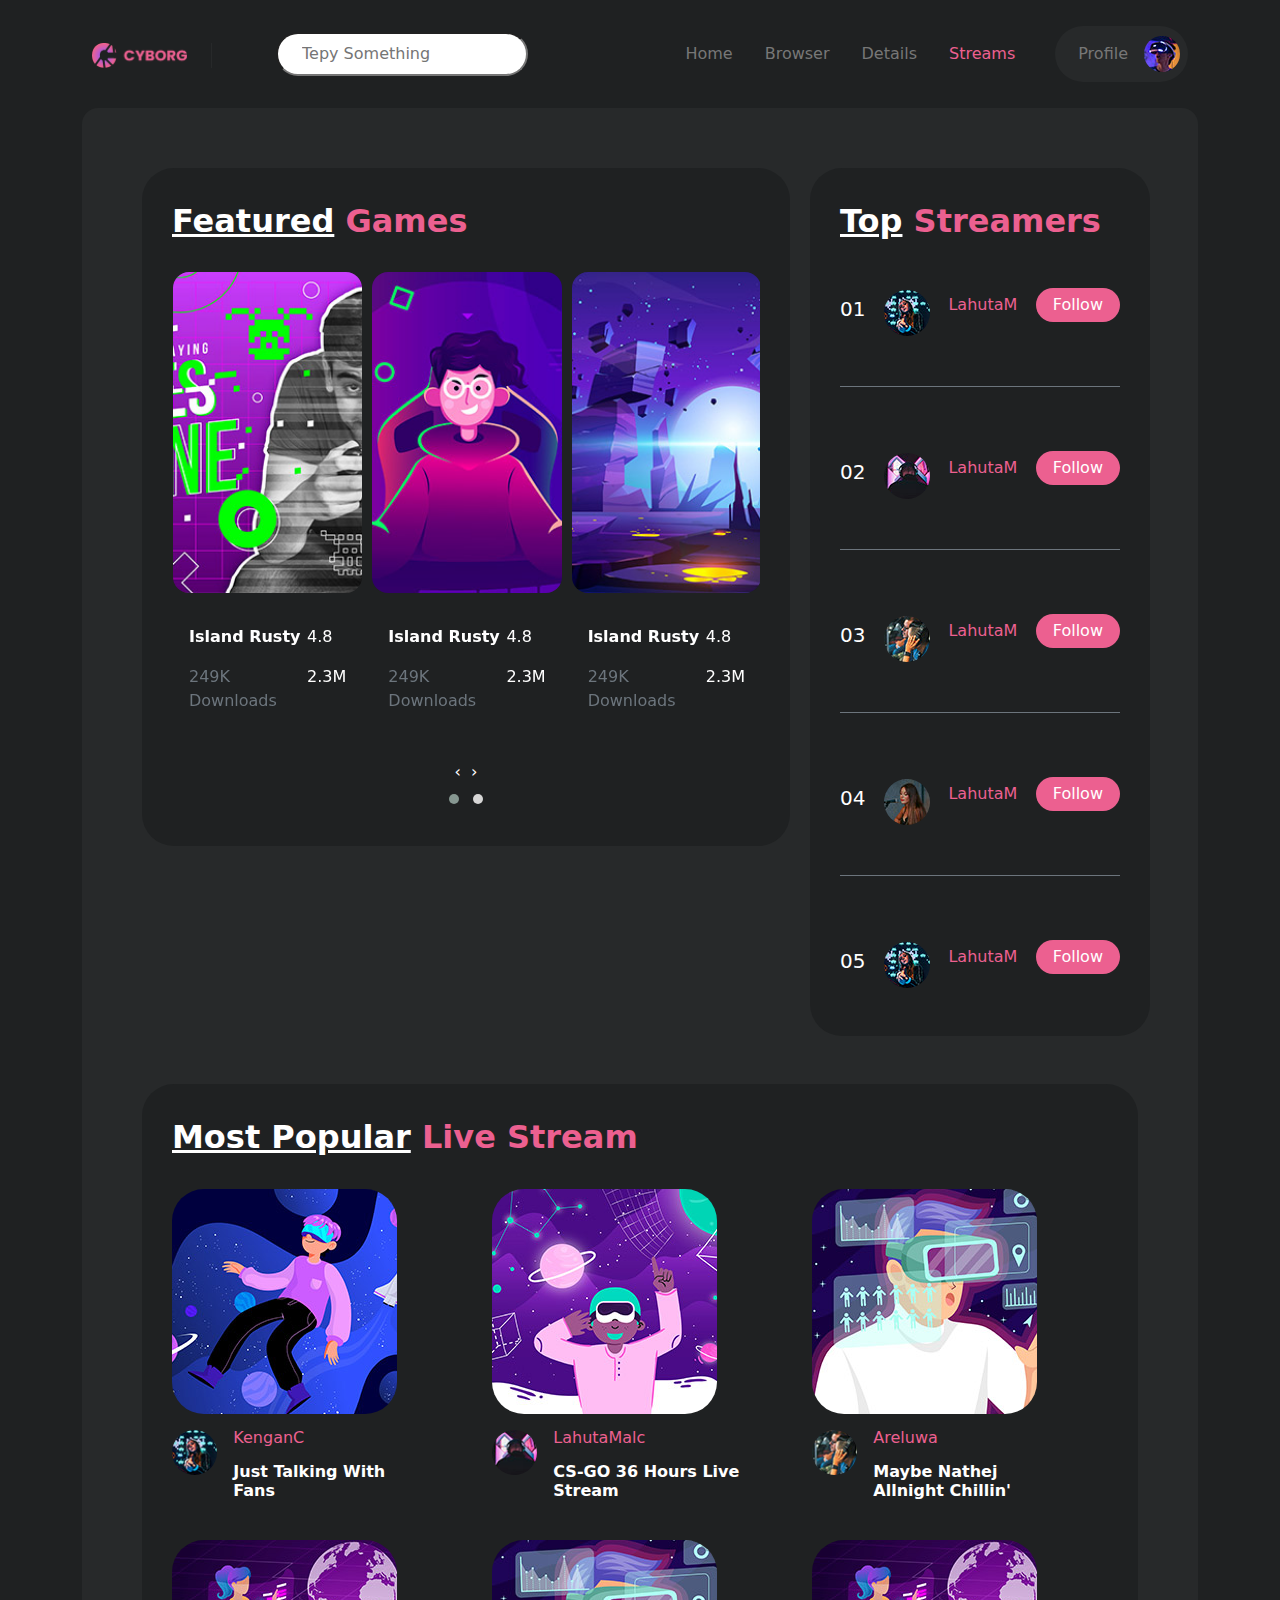
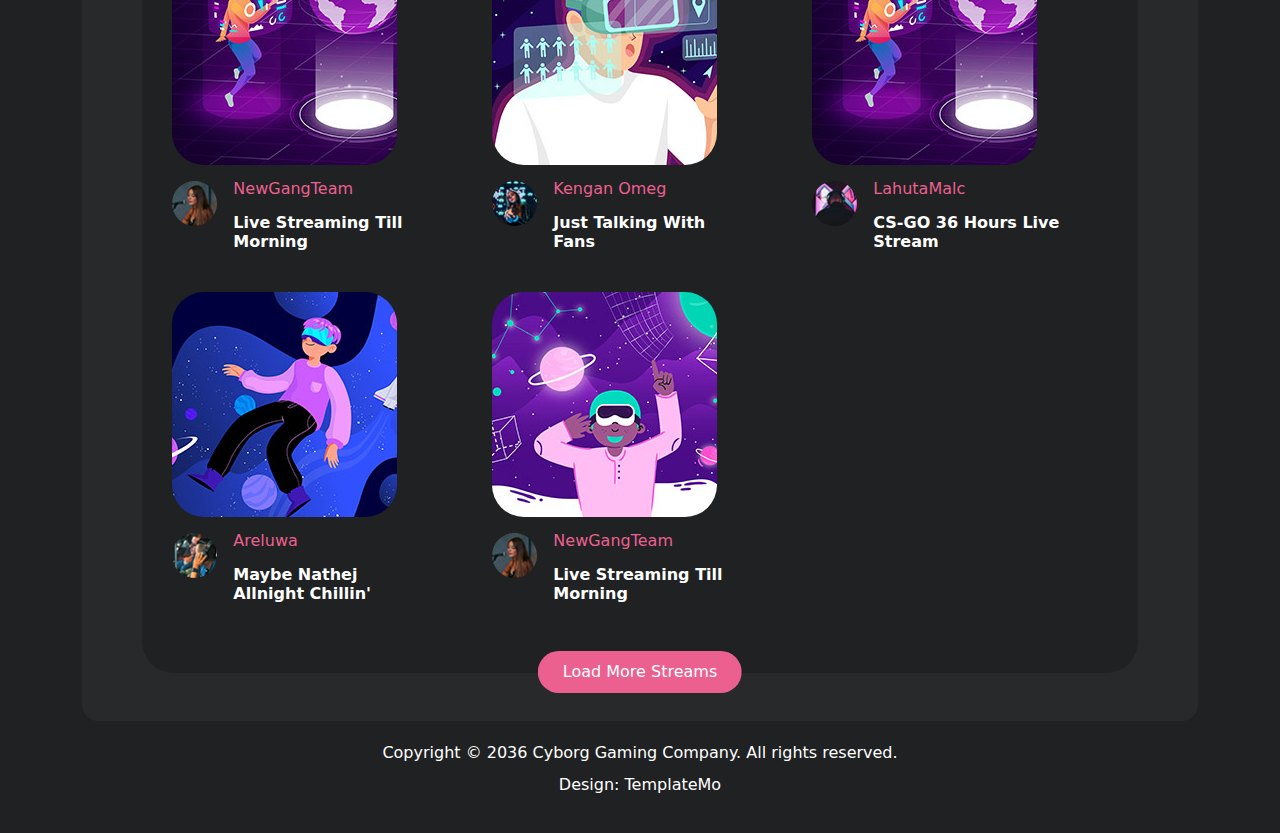
<file: Stream.html>
<!DOCTYPE html>
<html lang="en">
<head>
    <meta charset="UTF-8">
    <meta http-equiv="X-UA-Compatible" content="IE=edge">
    <meta name="viewport" content="width=device-width, initial-scale=1.0">
    <link href="./css/bootstrap.min.css" rel="stylesheet">
    <link href="./css/style.css" rel="stylesheet" >

    <link rel="stylesheet" href="https://cdnjs.cloudflare.com/ajax/libs/OwlCarousel2/2.3.4/assets/owl.carousel.min.css" 
    integrity="sha512-tS3S5qG0BlhnQROyJXvNjeEM4UpMXHrQfTGmbQ1gKmelCxlSEBUaxhRBj/EFTzpbP4RVSrpEikbmdJobCvhE3g==" 
    crossorigin="anonymous" referrerpolicy="no-referrer" />

    <link rel="stylesheet" href="https://cdnjs.cloudflare.com/ajax/libs/OwlCarousel2/2.3.4/assets/owl.theme.default.min.css" 
    integrity="sha512-sMXtMNL1zRzolHYKEujM2AqCLUR9F2C4/05cdbxjjLSRvMQIciEPCQZo++nk7go3BtSuK9kfa/s+a4f4i5pLkw==" 
    crossorigin="anonymous" referrerpolicy="no-referrer" />

    <title>Document</title>
</head>
<body>

    <!-- // NavBar // -->

    <nav class="navbar navbar-expand-lg h-25">
        <div class="container-md">
            <a class="navbar-brand " style="width: 120px;" href="#">
                <img class="img-fluid" src="./imgs/logo.png" alt="" />
            </a>
            <button class="navbar-toggler bg-white " type="button" data-bs-toggle="collapse" data-bs-target="#navbarSupportedContent" aria-controls="navbarSupportedContent" aria-expanded="false" aria-label="Toggle navigation">
                <span class="navbar-toggler-icon"></span>
            </button>
            <div class="collapse navbar-collapse" id="navbarSupportedContent">
                <form class="d-lg-flex d-none" role="search">
                    <input class="mx-5 py-2 px-4 rounded-pill " type="search" placeholder="Tepy Something" aria-label="Search">
                </form>
                <ul class="navbar-nav ms-auto mb-2 mb-lg-0">
                    <li class="nav-item m-2">
                        <a class="nav-link " href="./index.html">Home</a>
                    </li>
                    <li class="nav-item m-2">
                        <a class="nav-link " href="./Browse.html">Browser</a>
                    </li>
                    <li class="nav-item m-2">
                        <a class="nav-link " href="./Details.html">Details</a>
                    </li>
                    <li class="nav-item m-2">
                        <a class="nav-link activ" href="./Stream.html">Streams</a>
                    </li>
                    <li class="profile nav-item d-flex justify-content-between rounded-pill align-items-center ms-lg-4 ">
                        <a class="nav-link" href="./Profile.html">
                            Profile
                        </a>
                        <img class="rounded-pill mx-2" src="./imgs/profile-header.jpg" />
                    </li>
                </ul>
            </div>
        </div>
    </nav>


    <div class="container text-white">
        <div class="primey-container rounded-4 pb-5">

            <!-- // Caruosel && Top Streamers // -->
            
            <div class=" ">
                <div class="row">
                    <div class="col-lg-8 col-12 ">
                        <div class="section me-2 carousel" id="carouselExample" >
                            <h2 class="min-title fw-bold pt-1 pb-4">
                                <span class="text-decoration-underline text-white " >Featured</span> Games
                            </h2>
                            <div class="row " >
                                <div class="owl-carousel owl-theme ">
                                    <div class="item " >
                                        <div class="card border-0" style="background-color: transparent;">
                                            <img class="rounded-4" src="./imgs/featured-01.jpg" alt="" class="caard-img-top" />  
                                            <div class="card-body ">
                                                <div class="d-flex justify-content-between mt-3 ">
                                                    <div class="">
                                                        <p class="fw-bold">Island Rusty</p>
                                                        <p class="text-secondary">249K Downloads</p>
                                                    </div>
                                                    <div class="">
                                                        <p>4.8</p>
                                                        <p>2.3M</p>
                                                    </div>
                                                </div>
                                            </div>
                                        </div>
                                        
                                    </div>
                                    

                                    <div class="item " >
                                        <div class="card border-0" style="background-color: transparent;">
                                            <img class="rounded-4" src="./imgs/featured-02.jpg" alt="" class="caard-img-top" />  
                                            <div class="card-body ">
                                                <div class="d-flex justify-content-between mt-3 ">
                                                    <div class="">
                                                        <p class="fw-bold">Island Rusty</p>
                                                        <p class="text-secondary">249K Downloads</p>
                                                    </div>
                                                    <div class="">
                                                        <p>4.8</p>
                                                        <p>2.3M</p>
                                                    </div>
                                                </div>
                                            </div>
                                        </div>
                                        
                                    </div>



                                    <div class="item " >
                                        <div class="card border-0" style="background-color: transparent;">
                                            <img class="rounded-4" src="./imgs/featured-03.jpg" alt="" class="caard-img-top" />  
                                            <div class="card-body ">
                                                <div class="d-flex justify-content-between mt-3 ">
                                                    <div class="">
                                                        <p class="fw-bold">Island Rusty</p>
                                                        <p class="text-secondary">249K Downloads</p>
                                                    </div>
                                                    <div class="">
                                                        <p>4.8</p>
                                                        <p>2.3M</p>
                                                    </div>
                                                </div>
                                            </div>
                                        </div>
                                        
                                    </div>



                                    <div class="item " >
                                        <div class="card border-0" style="background-color: transparent;">
                                            <img class="rounded-4" src="./imgs/featured-01.jpg" alt="" class="caard-img-top" />  
                                            <div class="card-body ">
                                                <div class="d-flex justify-content-between mt-3 ">
                                                    <div class="">
                                                        <p class="fw-bold">Island Rusty</p>
                                                        <p class="text-secondary">249K Downloads</p>
                                                    </div>
                                                    <div class="">
                                                        <p>4.8</p>
                                                        <p>2.3M</p>
                                                    </div>
                                                </div>
                                            </div>
                                        </div>
                                        
                                    </div>



                                    <div class="item " >
                                        <div class="card border-0" style="background-color: transparent;">
                                            <img class="rounded-4" src="./imgs/featured-02.jpg" alt="" class="caard-img-top" />  
                                            <div class="card-body ">
                                                <div class="d-flex justify-content-between mt-3 ">
                                                    <div class="">
                                                        <p class="fw-bold">Island Rusty</p>
                                                        <p class="text-secondary">249K Downloads</p>
                                                    </div>
                                                    <div class="">
                                                        <p>4.8</p>
                                                        <p>2.3M</p>
                                                    </div>
                                                </div>
                                            </div>
                                        </div>
                                        
                                    </div>



                                    <div class="item " >
                                        <div class="card border-0" style="background-color: transparent;">
                                            <img class="rounded-4" src="./imgs/featured-03.jpg" alt="" class="caard-img-top" />  
                                            <div class="card-body ">
                                                <div class="d-flex justify-content-between mt-3 ">
                                                    <div class="">
                                                        <p class="fw-bold">Island Rusty</p>
                                                        <p class="text-secondary">249K Downloads</p>
                                                    </div>
                                                    <div class="">
                                                        <p>4.8</p>
                                                        <p>2.3M</p>
                                                    </div>
                                                </div>
                                            </div>
                                        </div>
                                        
                                    </div>

                                </div>
                            </div>
                           
                        </div>
                        
                    </div>
                    <div class="col-lg-4 col-11 section mt-lg-0 mt-3 ms-lg-0 ms-2">
                        <h2 class="min-title fw-bold pt-1 pb-4">
                            <span class="text-decoration-underline text-white">Top</span> Streamers
                        </h2>
                        <div class="">
                            <div class="d-flex flex-wrap align-items-center justify-content-between pb-5 pt-3 border-bottom border-secondary">
                                <h5 >01</h5>
                                <img class=" rounded-circle img-fluid" src="./imgs/avatar-01.jpg" alt="" />
                                <p style="color: var(--color-primary);">
                                    LahutaM
                                </p>
                                <div class="mt-md-0 mt-2 " >
                                    <a class=" btn text-white rounded-pill mb-3 py-1 px-3 fw-normal" style="background-color: var(--color-primary);">Follow</a>
                                </div>
                            </div>
                            <div class="mt-5 d-flex flex-wrap align-items-center justify-content-between pb-5 pt-3 border-bottom border-secondary">
                                <h5 >02</h5>
                                <img class=" rounded-circle img-fluid" src="./imgs/avatar-02.jpg" alt="" />
                                <p style="color: var(--color-primary);">
                                    LahutaM
                                </p>
                                <div class="mt-md-0 mt-3 ">
                                    <a class=" btn text-white rounded-pill mb-3 py-1 px-3 fw-normal" style="background-color: var(--color-primary);">Follow</a>
                                </div>
                            </div>
                            <div class="mt-5 d-flex flex-wrap align-items-center justify-content-between pb-5 pt-3 border-bottom border-secondary">
                                <h5 >03</h5>
                                <img class=" rounded-circle img-fluid" src="./imgs/avatar-03.jpg" alt="" />
                                <p style="color: var(--color-primary);">
                                    LahutaM
                                </p>
                                <div class="mt-md-0 mt-2 " >
                                    <a class="btn text-white rounded-pill mb-3 py-1 px-3 fw-normal" style="background-color: var(--color-primary);">Follow</a>
                                </div>
                            </div>
                            <div class="mt-5 d-flex flex-wrap align-items-center justify-content-between pb-5 pt-3 border-bottom border-secondary">
                                <h5 >04</h5>
                                <img class=" rounded-circle img-fluid" src="./imgs/avatar-04.jpg" alt="" />
                                <p style="color: var(--color-primary);">
                                    LahutaM
                                </p>
                                <div class="mt-md-0 mt-2 " >
                                    <a class="btn text-white rounded-pill mb-3 py-1 px-3 fw-normal" style="background-color: var(--color-primary);">Follow</a>
                                </div>
                            </div>
                            <div class="mt-5 d-flex flex-wrap align-items-center justify-content-between py-3">
                                <h5 >05</h5>
                                <img class=" rounded-circle img-fluid" src="./imgs/avatar-01.jpg" alt="" />
                                <p style="color: var(--color-primary);">
                                    LahutaM
                                </p>
                                <div class="mt-md-0 mt-2 " >
                                    <a class="btn text-white rounded-pill mb-3 py-1 px-3 fw-normal" style="background-color: var(--color-primary);">Follow</a>
                                </div>
                            </div>
                        </div>
                    </div>
                </div>
            </div>

            <!-- // Most Popular Live Stream // -->

            <div class="section mt-5 position-relative">
                <h2 class="min-title fw-bold pt-1 pb-4 ">
                    <span class="text-decoration-underline text-white">Most Popular</span> Live Stream
                </h2>
                <div class="row">
                    <div class="col-lg-4 col-md-6">
                        <div class="me-4">
                            <img class="img-fluid img-fluid rounded-5" src="./imgs/stream-05.jpg" alt="" />
                            <div class="card mb-3 " style="max-width: 540px; background-color: var(--color-section); border: none;">
                                <div class="row g-0">
                                    <div class="over-img col-2 ">
                                        <img class="img-fluid rounded-circle mt-3" src="./imgs/avatar-01.jpg" alt="...">
                                    </div>
                                    <div class="col-10">
                                        <div class="card-body lh-1">
                                            <p style="color: var(--color-primary)">
                                                KenganC
                                            </p>
                                            <h5 class="fw-bold fs-6">
                                                Just Talking With Fans
                                            </h5>
                                        </div>
                                    </div>
                                </div>
                            </div>
                        </div>
                        
                    </div>
                    <div class="col-lg-4 col-md-6">
                        <div class="me-4">
                            <img class="img-fluid rounded-5" src="./imgs/stream-06.jpg" alt="" />
                            <div class="card mb-3 " style="max-width: 540px; background-color: var(--color-section); border: none;">
                                <div class="row g-0">
                                    <div class="over-img col-2 ">
                                        <img class="img-fluid rounded-circle mt-3" src="./imgs/avatar-02.jpg" alt="...">
                                    </div>
                                    <div class="col-10">
                                        <div class="card-body lh-1">
                                            <p style="color: var(--color-primary)">
                                                LahutaMalc
                                            </p>
                                            <h5 class="fw-bold fs-6">
                                                CS-GO 36 Hours Live Stream
                                            </h5>
                                        </div>
                                    </div>
                                </div>
                            </div>
                        </div>
                        
                    </div>
                    <div class="col-lg-4 col-md-6">
                        <div class="me-4">
                            <img class="img-fluid rounded-5" src="./imgs/stream-07.jpg" alt="" />
                            <div class="card mb-3 " style="max-width: 540px; background-color: var(--color-section); border: none;">
                                <div class="row g-0">
                                    <div class="over-img col-2 ">
                                        <img class="img-fluid rounded-circle mt-3" src="./imgs/avatar-03.jpg" alt="...">
                                    </div>
                                    <div class="col-10">
                                        <div class="card-body lh-1">
                                            <p style="color: var(--color-primary)">
                                                Areluwa
                                            </p>
                                            <h5 class="fw-bold fs-6">
                                                Maybe Nathej Allnight Chillin'
                                            </h5>
                                        </div>
                                    </div>
                                </div>
                            </div>
                        </div>
                        
                    </div>
                    <div class="col-lg-4 col-md-6">
                        <div class="me-4">
                            <img class="img-fluid rounded-5" src="./imgs/stream-08.jpg" alt="" />
                            <div class="card mb-3 " style="max-width: 540px; background-color: var(--color-section); border: none;">
                                <div class="row g-0">
                                    <div class="over-img col-2 ">
                                        <img class="img-fluid rounded-circle mt-3" src="./imgs/avatar-04.jpg" alt="...">
                                    </div>
                                    <div class="col-10">
                                        <div class="card-body lh-1">
                                            <p style="color: var(--color-primary)">
                                                NewGangTeam
                                            </p>
                                            <h5 class="fw-bold fs-6">
                                                Live Streaming Till Morning
                                            </h5>
                                        </div>
                                    </div>
                                </div>
                            </div>
                        </div>
                        
                    </div>
                    <div class="col-lg-4 col-md-6">
                        <div class="me-4">
                            <img class="img-fluid rounded-5" src="./imgs/stream-07.jpg" alt="" />
                            <div class="card mb-3 " style="max-width: 540px; background-color: var(--color-section); border: none;">
                                <div class="row g-0">
                                    <div class="over-img col-2 ">
                                        <img class="img-fluid rounded-circle mt-3" src="./imgs/avatar-01.jpg" alt="...">
                                    </div>
                                    <div class="col-10">
                                        <div class="card-body lh-1">
                                            <p style="color: var(--color-primary)">
                                                Kengan Omeg
                                            </p>
                                            <h5 class="fw-bold fs-6">
                                                Just Talking With Fans
                                            </h5>
                                        </div>
                                    </div>
                                </div>
                            </div>
                        </div>
                        
                    </div>
                    <div class="col-lg-4 col-md-6">
                        <div class="me-4">
                            <img class="img-fluid rounded-5" src="./imgs/stream-08.jpg" alt="" />
                            <div class="card mb-3 " style="max-width: 540px; background-color: var(--color-section); border: none;">
                                <div class="row g-0">
                                    <div class="over-img col-2 ">
                                        <img class="img-fluid rounded-circle mt-3" src="./imgs/avatar-02.jpg" alt="...">
                                    </div>
                                    <div class="col-10">
                                        <div class="card-body lh-1">
                                            <p style="color: var(--color-primary)">
                                                LahutaMalc
                                            </p>
                                            <h5 class="fw-bold fs-6">
                                                CS-GO 36 Hours Live Stream
                                            </h5>
                                        </div>
                                    </div>
                                </div>
                            </div>
                        </div>
                        
                    </div>
                    <div class="col-lg-4 col-md-6">
                        <div class="me-4">
                            <img class="img-fluid rounded-5" src="./imgs/stream-05.jpg" alt="" />
                            <div class="card mb-3 " style="max-width: 540px; background-color: var(--color-section); border: none;">
                                <div class="row g-0">
                                    <div class="over-img col-2 ">
                                        <img class="img-fluid rounded-circle mt-3" src="./imgs/avatar-03.jpg" alt="...">
                                    </div>
                                    <div class="col-10">
                                        <div class="card-body lh-1">
                                            <p style="color: var(--color-primary)">
                                                Areluwa
                                            </p>
                                            <h5 class="fw-bold fs-6">
                                                Maybe Nathej Allnight Chillin'
                                            </h5>
                                        </div>
                                    </div>
                                </div>
                            </div>
                        </div>
                        
                    </div>
                    <div class="col-lg-4 col-md-6">
                        <div class="me-4">
                            <img class="img-fluid rounded-5" src="./imgs/stream-06.jpg" alt="" />
                            <div class="card mb-3 " style="max-width: 540px; background-color: var(--color-section); border: none;">
                                <div class="row g-0">
                                    <div class="over-img col-2 ">
                                        <img class="img-fluid rounded-circle mt-3" src="./imgs/avatar-04.jpg" alt="...">
                                    </div>
                                    <div class="col-10">
                                        <div class="card-body lh-1">
                                            <p style="color: var(--color-primary)">
                                                NewGangTeam
                                            </p>
                                            <h5 class="fw-bold fs-6">
                                                Live Streaming Till Morning
                                            </h5>
                                        </div>
                                    </div>
                                </div>
                            </div>
                        </div>
                        
                    </div>
                </div>
                <div class="primey-button ">
                    <a class="btn rounded-pill mt-4 py-2 px-md-4 fw-normal">Load More Streams</a>
                </div>
            </div>
        </div>
    </div>

    <!-- // Footer // -->

    <div class="text-white text-center py-4 px-3 lh-1 fs-6" style="font-size: 10px;" >
        <p>
            Copyright © 2036 Cyborg Gaming Company. All rights reserved.
        </p>
        <p>
            Design: TemplateMo
        </p>
    </div>
    <script src="./js/bootstrap.bundle.min.js" ></script>


    <script src="https://cdnjs.cloudflare.com/ajax/libs/jquery/3.6.0/jquery.min.js"
        interity="sha512-894YE6QWD5I59HgZOGReFYm4dnwc1Qt5NtvYSaNcOP+u1T9qYdvdihz0PPSiiqn/+/3e7"
        crossorigin="anonymous" referrerpolicy="no-referrer" ></script>

    <!--  -->
    <script src="https://cdnjs.cloudflare.com/ajax/libs/OwlCarousel2/2.3.4/owl.carousel.min.js" 
    integrity="sha512-bPs7Ae6pVvhOSiIcyUClR7/q2OAsRiovw4vAkX+zJbw3ShAeeqezq50RIIcIURq7Oa20rW2n2q+fyXBNcU9lrw==" 
    crossorigin="anonymous" referrerpolicy="no-referrer"></script>

    <script>
        $('.owl-carousel').owlCarousel({
            loop:true,
            margin:10,
            nav:true,
            responsive:{
                0:{
                    items:1
                },
                600:{
                    items:2
                },
                1000:{
                    items:3
                }
            }
        })
    </script>
</body>
</html>
</file>
<file: css/style.css>
:root {
    --dark-color : #27292a;
    --section-color : #1f2122;
    --light-color : #fff;
    --color-primary : #ec6090;
}
body {
    background-color: var(--section-color);
}

.primey-container {
    background-color: var(--dark-color);
    padding: 60px;
    padding-bottom: 10px;
}
.container-2 {
    background-color: var(--dark-color);
    border-radius: 1.5rem;
    padding: 15px 20px;
}
.section {
    background-color: var(--section-color);
    padding: 30px;
    border-radius: 2rem;
}

.min-title {
    color: var(--color-primary);
}
.primey-button {
    position: absolute;
    left: 50%;
    bottom: -20px;
    transform: translateX(-50%);
}
.primey-button a {
    background-color: var(--color-primary);
    color: var(--light-color);
}
.primey-button a:hover {
    background-color: var(--light-color);
    color: var(--color-primary);
    direction: .3s;
}
/* Start Navbar */
.navbar {
    padding-left: 80px;
    padding-right: 80px;
    margin-top: 18px;
    margin-bottom: 18px;
    height: 72px;
}
.navbar div a img {
    border-right: 1px solid var(--dark-color);
    padding-right: 24px;
}
.navbar li a {
    color: #777;
}
.navbar li a:hover,
.navbar li a.activ {
    color: var(--color-primary);
}
.navbar li.profile:hover {
    background-color: var(--color-primary);
}
.navbar li.profile:hover a {
    color: var(--light-color)
}
.navbar .profile {
    background-color: var(--dark-color);
    padding-left: 15px;
}
/*  */

.primey-container .bg-img {
    background-image: url('../imgs/banner-bg.jpg');
    background-repeat: no-repeat;
    background-size: 100% 100%;
    padding: 70px 60px;
    width: 100%;
    height: 400px;
}
@media (max-width: 767px) {
    .primey-container .bg-img {
        padding: 70px 20px;
    }
}
.primey-container h1 {
    font-size: 39px;
}
.primey-container h1 span {
    color: var(--color-primary);
}
.primey-container .but {
    background-color: var(--color-primary);
    color: var(--light-color);
}
.primey-container .but:hover {
    background-color: var(--light-color);
    color: var(--color-primary);
    direction: .3s;
}
/*  */
/* Start moust-popular */
.moust-popular {
    background-color: var(--section-color);
    padding: 30px;
}
.moust-popular .box {
    background-color: var(--dark-color);
}

/* End moust-popular */
/* Start Library */
.library {
    background-color: var(--section-color);
    padding: 30px;
}
.library .btn-two {
    border: 1px solid var(--color-primary);
    color: var(--color-primary);
}
/* End Library */
/*  */

/*  */
</file>
